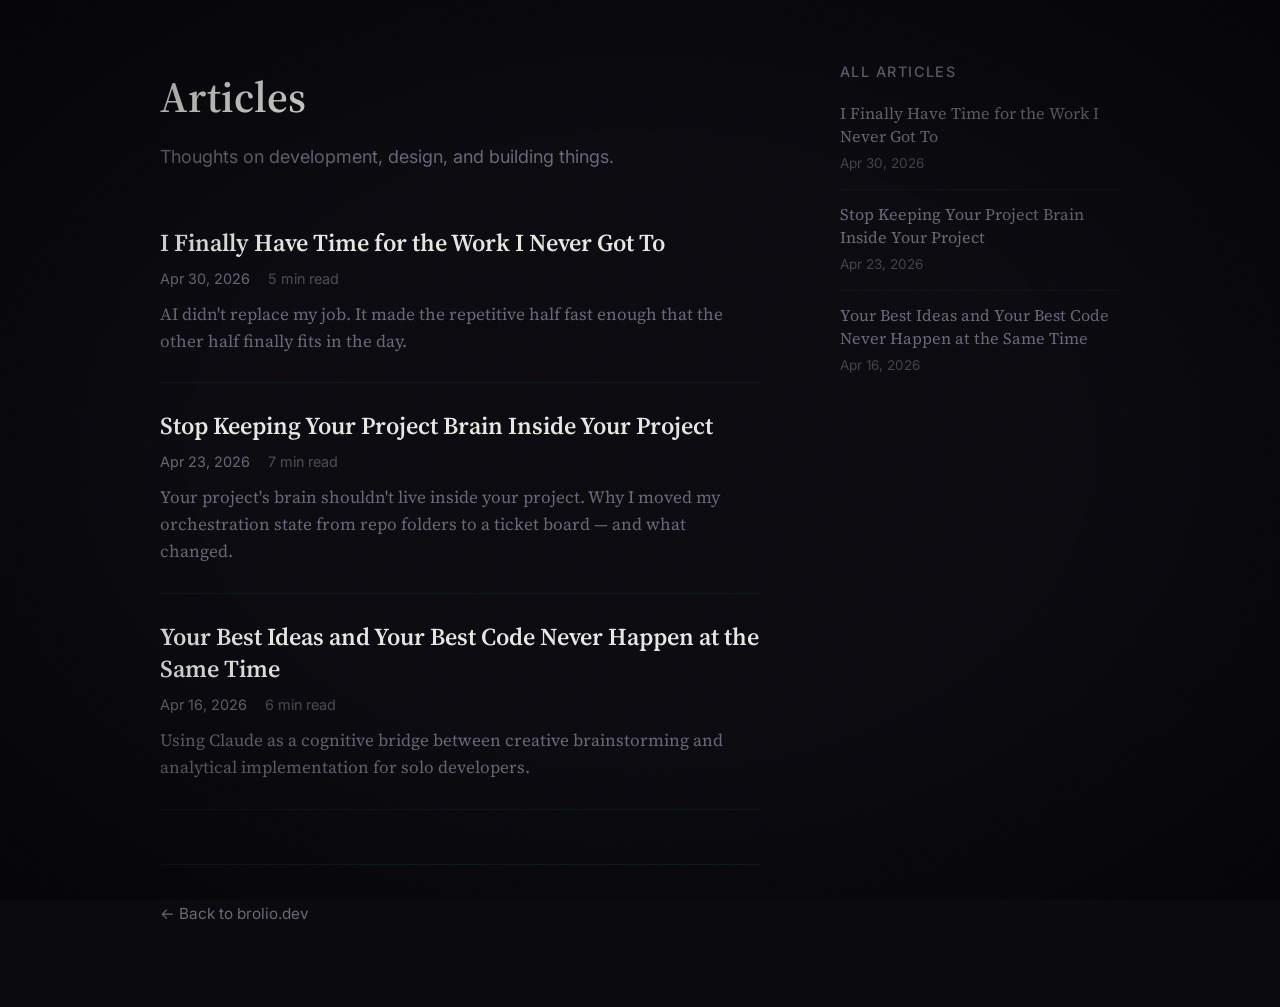
<file: writing/index.html>
<!DOCTYPE html>
<html lang="en">
<head>
  <meta charset="UTF-8">
  <meta name="viewport" content="width=device-width, initial-scale=1.0">
  <meta name="theme-color" content="#0a0a0f">
  <meta name="color-scheme" content="dark">
  <title>Articles | brolio.dev</title>

  <!-- Open Graph -->
  <meta property="og:title" content="Articles | brolio.dev">
  <meta property="og:description" content="Thoughts on development, design, and building things.">
  <meta property="og:type" content="website">
  <meta property="og:url" content="https://brolio.dev/writing/">
  <meta property="og:site_name" content="brolio.dev">
  <meta property="og:image" content="https://brolio.dev/writing/og-image.png">
  <meta property="og:image:width" content="1200">
  <meta property="og:image:height" content="630">
  <meta name="twitter:card" content="summary_large_image">
  <meta name="twitter:title" content="Articles | brolio.dev">
  <meta name="twitter:description" content="Thoughts on development, design, and building things.">
  <meta name="twitter:image" content="https://brolio.dev/writing/og-image.png">

  <!-- Fonts -->
  <link rel="preconnect" href="https://fonts.googleapis.com">
  <link rel="preconnect" href="https://fonts.gstatic.com" crossorigin>
  <link href="https://fonts.googleapis.com/css2?family=Fira+Code:wght@400&family=Inter:wght@400;500&family=Source+Serif+4:ital,wght@0,400;0,600;1,400&display=swap" rel="stylesheet">

  <!-- Styles -->
  <link rel="stylesheet" href="styles.css">

  <!-- Favicon -->
  <link rel="icon" href="data:image/svg+xml,%3Csvg xmlns='http://www.w3.org/2000/svg' viewBox='0 0 100 100'%3E%3Ctext y='.9em' font-size='90' fill='%2364ffda'%3E%7B%7D%3C/text%3E%3C/svg%3E">
</head>
<body>

  <!-- Background Layers -->
  <div class="noise"></div>
  <div class="vignette"></div>

  <!-- Main Layout -->
  <div class="writing-layout">
    <main class="writing-main">
      <header class="writing-section-header">
        <h1>Articles</h1>
        <p>Thoughts on development, design, and building things.</p>
      </header>

      <section class="writing-archive">
        <ul class="writing-archive__list">

          <li class="writing-archive__item">
            <article>
              <h2><a href="/writing/time-for-work-i-never-got-to.html">I Finally Have Time for the Work I Never Got To</a></h2>
              <div class="writing-archive__meta">
                <time datetime="2026-04-30">Apr 30, 2026</time>
                <span class="reading-time">5 min read</span>
              </div>
              <p class="writing-archive__excerpt">AI didn't replace my job. It made the repetitive half fast enough that the other half finally fits in the day.</p>
            </article>
          </li>

          <li class="writing-archive__item">
            <article>
              <h2><a href="/writing/project-brain-outside-repo.html">Stop Keeping Your Project Brain Inside Your Project</a></h2>
              <div class="writing-archive__meta">
                <time datetime="2026-04-23">Apr 23, 2026</time>
                <span class="reading-time">7 min read</span>
              </div>
              <p class="writing-archive__excerpt">Your project's brain shouldn't live inside your project. Why I moved my orchestration state from repo folders to a ticket board — and what changed.</p>
            </article>
          </li>

          <li class="writing-archive__item">
            <article>
              <h2><a href="/writing/solo-dev-cognitive-bridge.html">Your Best Ideas and Your Best Code Never Happen at the Same Time</a></h2>
              <div class="writing-archive__meta">
                <time datetime="2026-04-16">Apr 16, 2026</time>
                <span class="reading-time">6 min read</span>
              </div>
              <p class="writing-archive__excerpt">Using Claude as a cognitive bridge between creative brainstorming and analytical implementation for solo developers.</p>
            </article>
          </li>

        </ul>
      </section>

      <nav class="writing-back">
        <a href="/">← Back to brolio.dev</a>
      </nav>
    </main>

    <aside class="writing-sidebar">
      <nav class="writing-sidebar__nav">
        <h3>All Articles</h3>
        <ul class="writing-sidebar__list">
          <li class="writing-sidebar__item">
            <a href="/writing/time-for-work-i-never-got-to.html">I Finally Have Time for the Work I Never Got To</a>
            <time>Apr 30, 2026</time>
          </li>
          <li class="writing-sidebar__item">
            <a href="/writing/project-brain-outside-repo.html">Stop Keeping Your Project Brain Inside Your Project</a>
            <time>Apr 23, 2026</time>
          </li>
          <li class="writing-sidebar__item">
            <a href="/writing/solo-dev-cognitive-bridge.html">Your Best Ideas and Your Best Code Never Happen at the Same Time</a>
            <time>Apr 16, 2026</time>
          </li>
        </ul>
      </nav>
    </aside>
  </div>

  <script src="writing.js" defer></script>
</body>
</html>
</file>
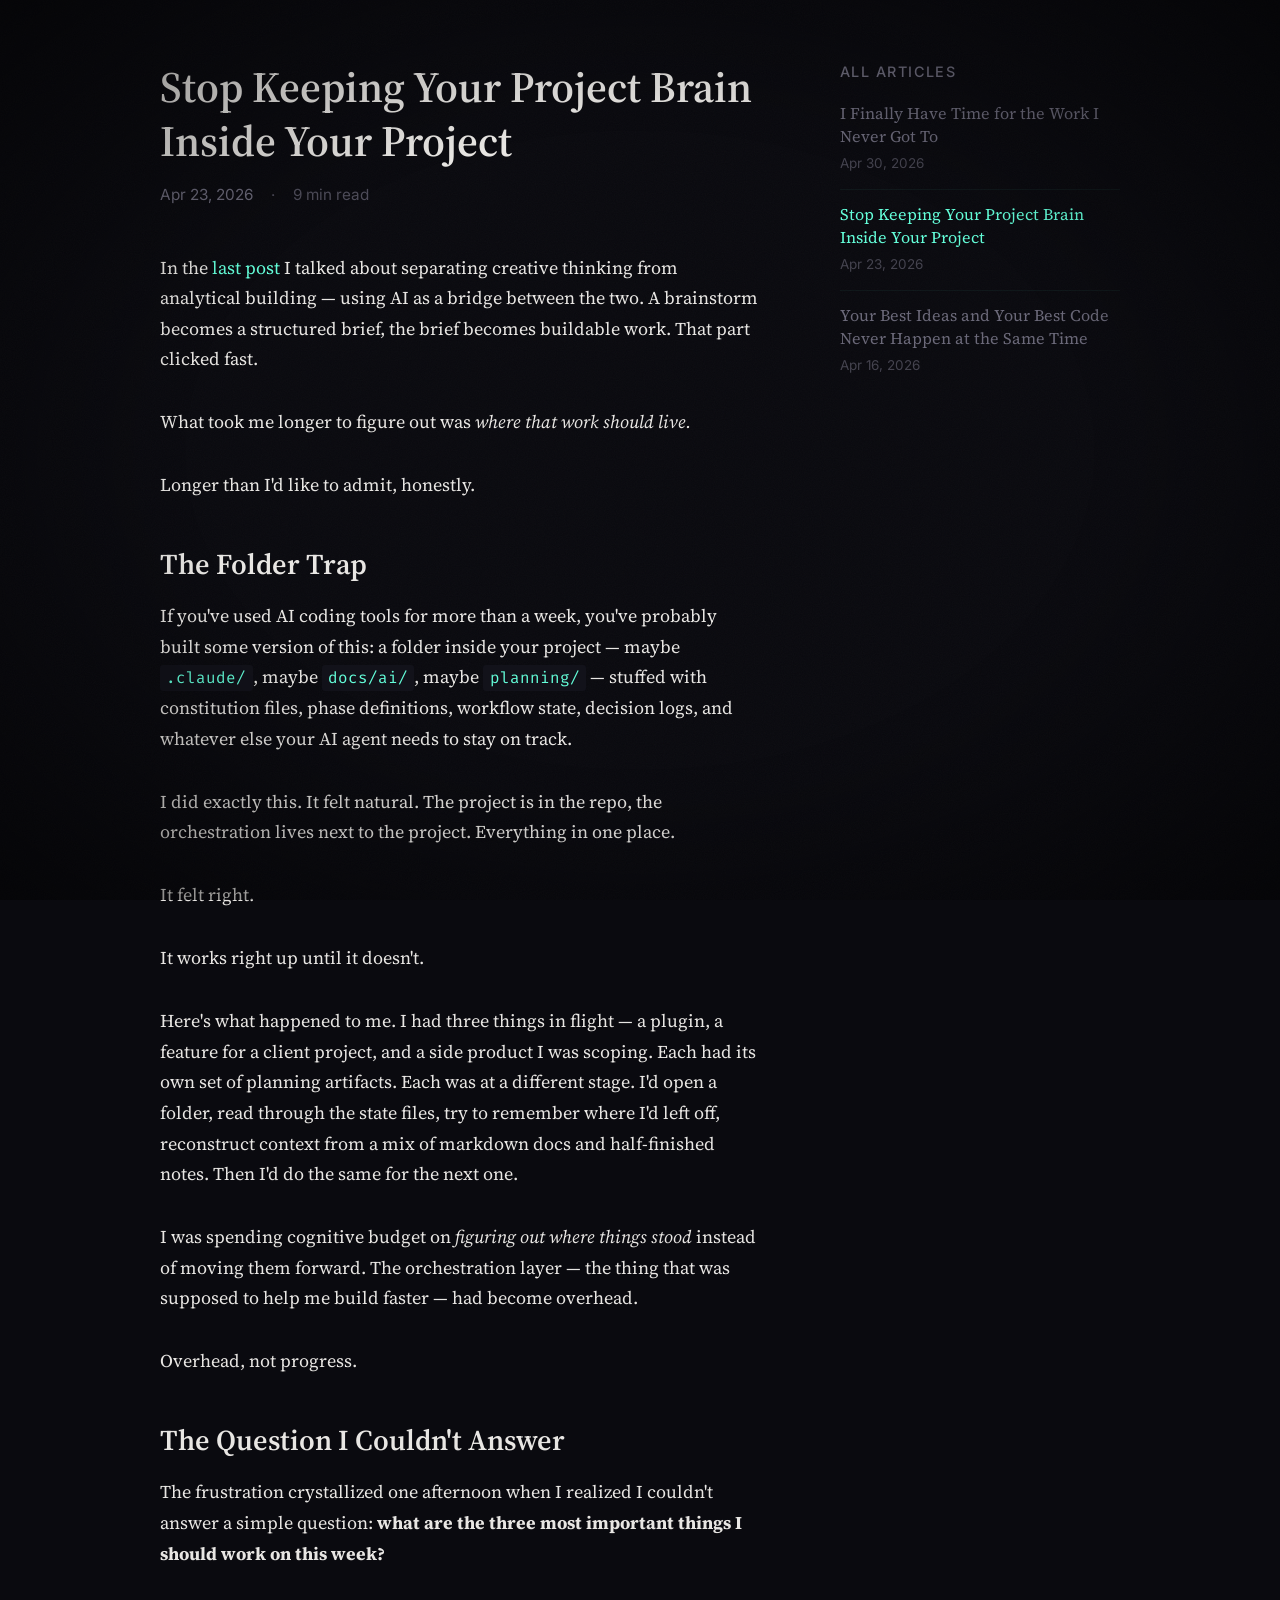
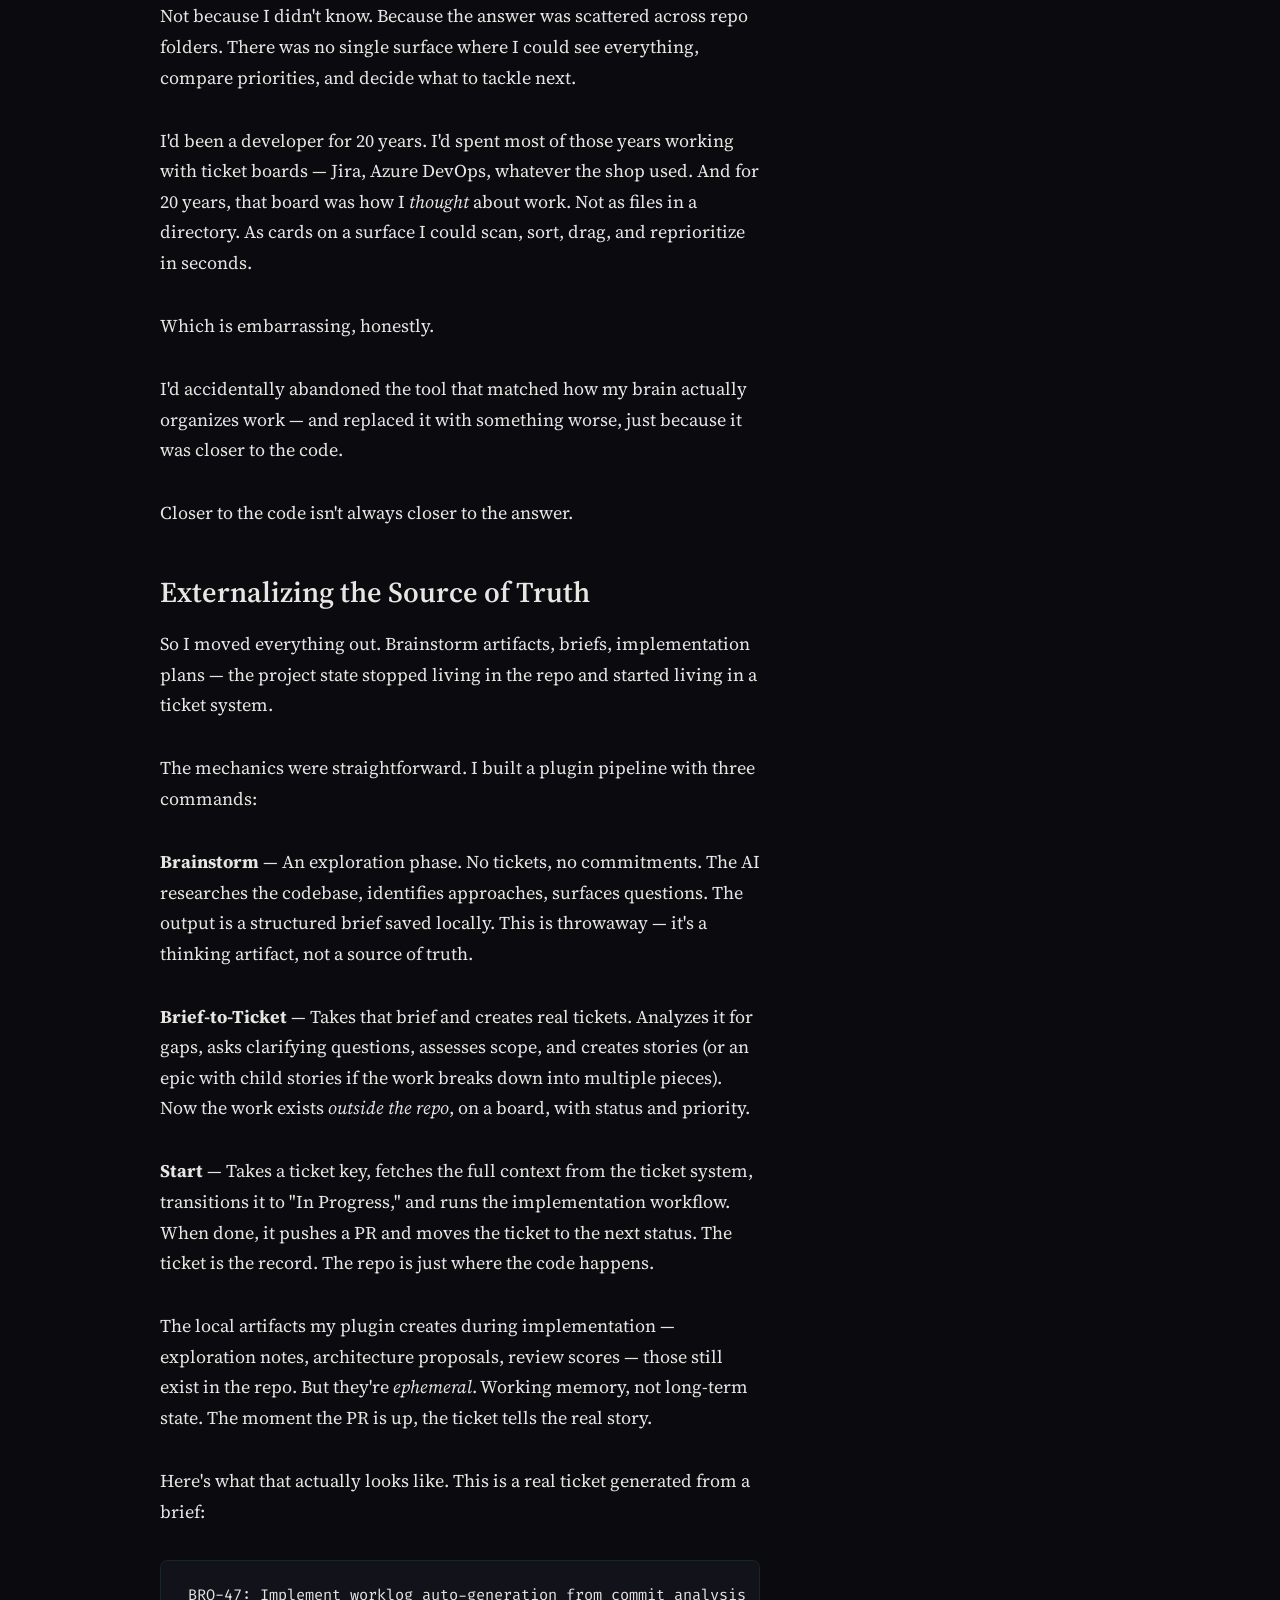
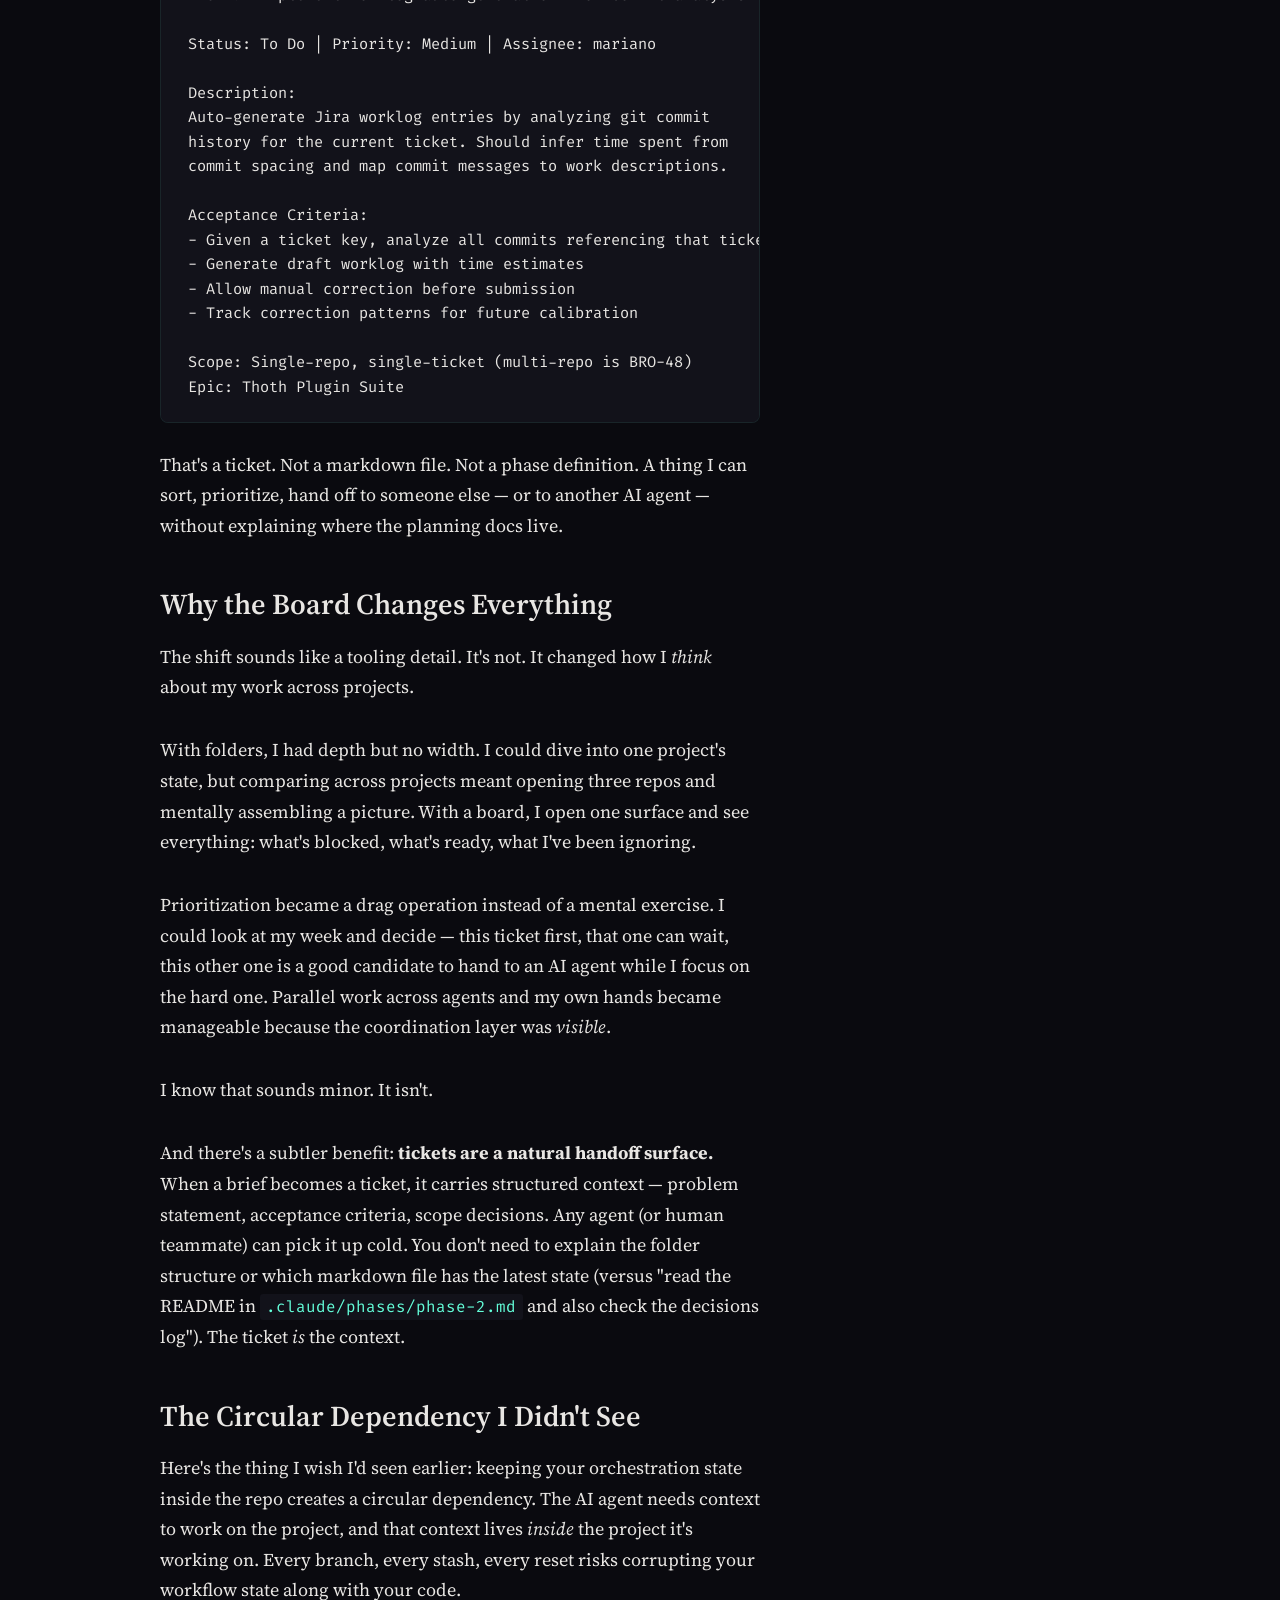
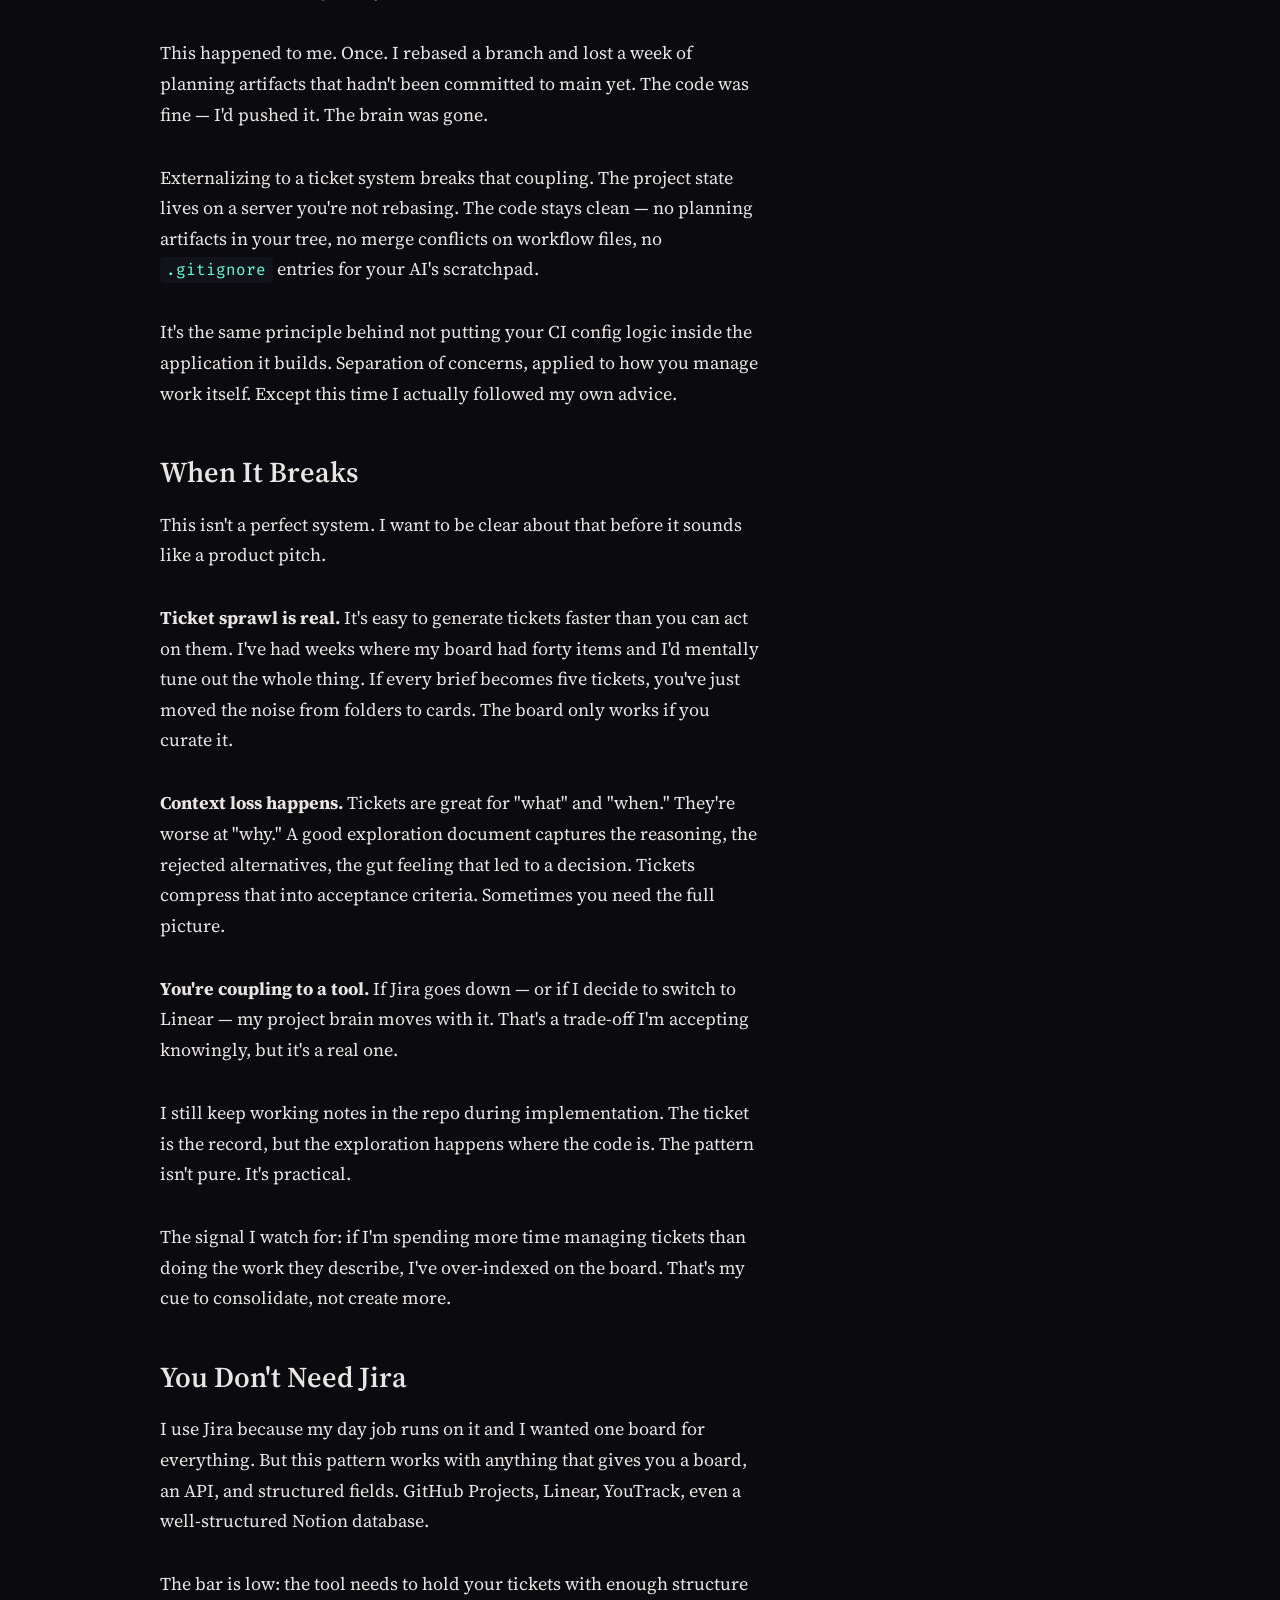
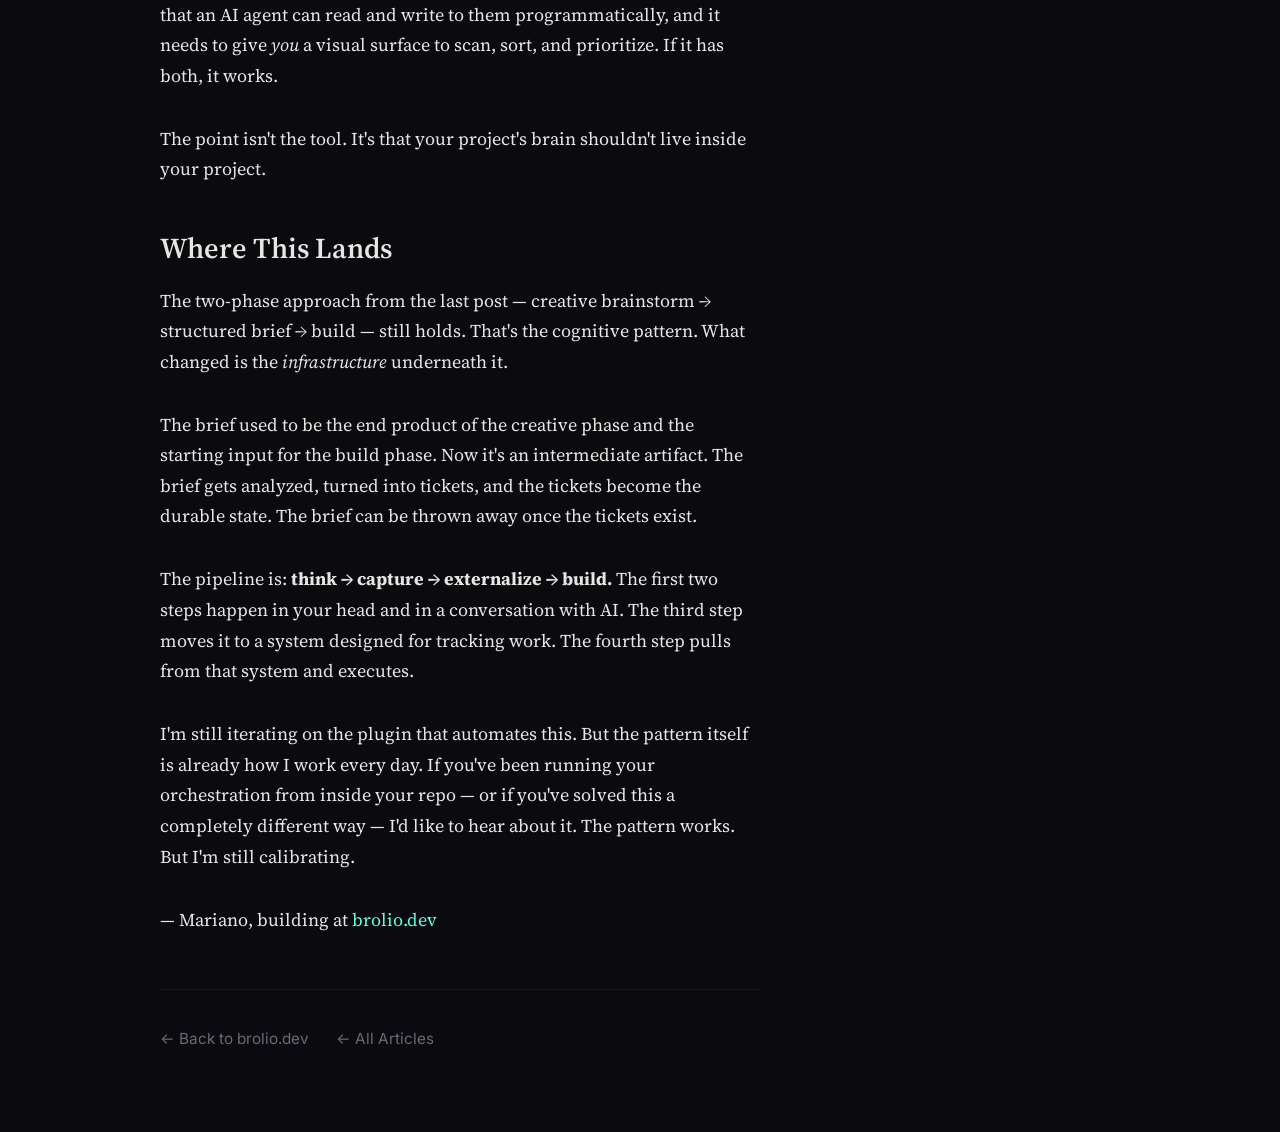
<file: writing/project-brain-outside-repo.html>
<!DOCTYPE html>
<html lang="en">
<head>
  <meta charset="UTF-8">
  <meta name="viewport" content="width=device-width, initial-scale=1.0">
  <meta name="theme-color" content="#0a0a0f">
  <meta name="color-scheme" content="dark">
  <title>Stop Keeping Your Project Brain Inside Your Project | brolio.dev</title>

  <!-- Canonical URL -->
  <link rel="canonical" href="https://brolio.dev/writing/project-brain-outside-repo.html">

  <!-- Open Graph -->
  <!-- Custom OG image SVG exists at project-brain-outside-repo-og-image.svg; export to PNG for social sharing when ready -->
  <meta property="og:title" content="Stop Keeping Your Project Brain Inside Your Project">
  <meta property="og:description" content="Your project's brain shouldn't live inside your project. Why I moved my orchestration state from repo folders to a ticket board — and what changed.">
  <meta property="og:type" content="article">
  <meta property="og:url" content="https://brolio.dev/writing/project-brain-outside-repo.html">
  <meta property="og:site_name" content="brolio.dev">
  <meta property="og:image" content="https://brolio.dev/writing/og-image.png">
  <meta property="og:image:width" content="1200">
  <meta property="og:image:height" content="630">
  <meta name="twitter:card" content="summary_large_image">
  <meta name="twitter:title" content="Stop Keeping Your Project Brain Inside Your Project">
  <meta name="twitter:description" content="Your project's brain shouldn't live inside your project. Why I moved my orchestration state from repo folders to a ticket board — and what changed.">
  <meta name="twitter:image" content="https://brolio.dev/writing/og-image.png">

  <!-- Fonts -->
  <link rel="preconnect" href="https://fonts.googleapis.com">
  <link rel="preconnect" href="https://fonts.gstatic.com" crossorigin>
  <link href="https://fonts.googleapis.com/css2?family=Fira+Code:wght@400&family=Inter:wght@400;500&family=Source+Serif+4:ital,wght@0,400;0,600;1,400&display=swap" rel="stylesheet">

  <!-- Styles -->
  <link rel="stylesheet" href="styles.css">

  <!-- Favicon (same as homepage) -->
  <link rel="icon" href="data:image/svg+xml,%3Csvg xmlns='http://www.w3.org/2000/svg' viewBox='0 0 100 100'%3E%3Ctext y='.9em' font-size='90' fill='%2364ffda'%3E%7B%7D%3C/text%3E%3C/svg%3E">
</head>
<body>

  <!-- Reading Progress Bar -->
  <div class="reading-progress"></div>

  <!-- Background Layers -->
  <div class="noise"></div>
  <div class="vignette"></div>

  <!-- Main Layout -->
  <div class="writing-layout">
    <main class="writing-main">
      <article data-reading-time>
        <header class="writing-article-header">
          <h1>Stop Keeping Your Project Brain Inside Your Project</h1>
          <div class="writing-meta">
            <time datetime="2026-04-23">Apr 23, 2026</time>
            <span class="reading-time"></span>
          </div>
        </header>

        <div class="writing-article-content">

          <p>In the <a href="/writing/solo-dev-cognitive-bridge.html">last post</a> I talked about separating creative thinking from analytical building — using AI as a bridge between the two. A brainstorm becomes a structured brief, the brief becomes buildable work. That part clicked fast.</p>

          <p>What took me longer to figure out was <em>where that work should live.</em></p>

          <p>Longer than I'd like to admit, honestly.</p>

          <h2>The Folder Trap</h2>

          <p>If you've used AI coding tools for more than a week, you've probably built some version of this: a folder inside your project — maybe <code>.claude/</code>, maybe <code>docs/ai/</code>, maybe <code>planning/</code> — stuffed with constitution files, phase definitions, workflow state, decision logs, and whatever else your AI agent needs to stay on track.</p>

          <p>I did exactly this. It felt natural. The project is in the repo, the orchestration lives next to the project. Everything in one place.</p>

          <p>It felt right.</p>

          <p>It works right up until it doesn't.</p>

          <p>Here's what happened to me. I had three things in flight — a plugin, a feature for a client project, and a side product I was scoping. Each had its own set of planning artifacts. Each was at a different stage. I'd open a folder, read through the state files, try to remember where I'd left off, reconstruct context from a mix of markdown docs and half-finished notes. Then I'd do the same for the next one.</p>

          <p>I was spending cognitive budget on <em>figuring out where things stood</em> instead of moving them forward. The orchestration layer — the thing that was supposed to help me build faster — had become overhead.</p>

          <p>Overhead, not progress.</p>

          <h2>The Question I Couldn't Answer</h2>

          <p>The frustration crystallized one afternoon when I realized I couldn't answer a simple question: <strong>what are the three most important things I should work on this week?</strong></p>

          <p>Not because I didn't know. Because the answer was scattered across repo folders. There was no single surface where I could see everything, compare priorities, and decide what to tackle next.</p>

          <p>I'd been a developer for 20 years. I'd spent most of those years working with ticket boards — Jira, Azure DevOps, whatever the shop used. And for 20 years, that board was how I <em>thought</em> about work. Not as files in a directory. As cards on a surface I could scan, sort, drag, and reprioritize in seconds.</p>

          <p>Which is embarrassing, honestly.</p>

          <p>I'd accidentally abandoned the tool that matched how my brain actually organizes work — and replaced it with something worse, just because it was closer to the code.</p>

          <p>Closer to the code isn't always closer to the answer.</p>

          <h2>Externalizing the Source of Truth</h2>

          <p>So I moved everything out. Brainstorm artifacts, briefs, implementation plans — the project state stopped living in the repo and started living in a ticket system.</p>

          <p>The mechanics were straightforward. I built a plugin pipeline with three commands:</p>

          <p><strong>Brainstorm</strong> — An exploration phase. No tickets, no commitments. The AI researches the codebase, identifies approaches, surfaces questions. The output is a structured brief saved locally. This is throwaway — it's a thinking artifact, not a source of truth.</p>

          <p><strong>Brief-to-Ticket</strong> — Takes that brief and creates real tickets. Analyzes it for gaps, asks clarifying questions, assesses scope, and creates stories (or an epic with child stories if the work breaks down into multiple pieces). Now the work exists <em>outside the repo</em>, on a board, with status and priority.</p>

          <p><strong>Start</strong> — Takes a ticket key, fetches the full context from the ticket system, transitions it to "In Progress," and runs the implementation workflow. When done, it pushes a PR and moves the ticket to the next status. The ticket is the record. The repo is just where the code happens.</p>

          <p>The local artifacts my plugin creates during implementation — exploration notes, architecture proposals, review scores — those still exist in the repo. But they're <em>ephemeral</em>. Working memory, not long-term state. The moment the PR is up, the ticket tells the real story.</p>

          <p>Here's what that actually looks like. This is a real ticket generated from a brief:</p>

          <pre><code>BRO-47: Implement worklog auto-generation from commit analysis

Status: To Do | Priority: Medium | Assignee: mariano

Description:
Auto-generate Jira worklog entries by analyzing git commit 
history for the current ticket. Should infer time spent from 
commit spacing and map commit messages to work descriptions.

Acceptance Criteria:
- Given a ticket key, analyze all commits referencing that ticket
- Generate draft worklog with time estimates
- Allow manual correction before submission
- Track correction patterns for future calibration

Scope: Single-repo, single-ticket (multi-repo is BRO-48)
Epic: Thoth Plugin Suite</code></pre>

          <p>That's a ticket. Not a markdown file. Not a phase definition. A thing I can sort, prioritize, hand off to someone else — or to another AI agent — without explaining where the planning docs live.</p>

          <h2>Why the Board Changes Everything</h2>

          <p>The shift sounds like a tooling detail. It's not. It changed how I <em>think</em> about my work across projects.</p>

          <p>With folders, I had depth but no width. I could dive into one project's state, but comparing across projects meant opening three repos and mentally assembling a picture. With a board, I open one surface and see everything: what's blocked, what's ready, what I've been ignoring.</p>

          <p>Prioritization became a drag operation instead of a mental exercise. I could look at my week and decide — this ticket first, that one can wait, this other one is a good candidate to hand to an AI agent while I focus on the hard one. Parallel work across agents and my own hands became manageable because the coordination layer was <em>visible</em>.</p>

          <p>I know that sounds minor. It isn't.</p>

          <p>And there's a subtler benefit: <strong>tickets are a natural handoff surface.</strong> When a brief becomes a ticket, it carries structured context — problem statement, acceptance criteria, scope decisions. Any agent (or human teammate) can pick it up cold. You don't need to explain the folder structure or which markdown file has the latest state (versus "read the README in <code>.claude/phases/phase-2.md</code> and also check the decisions log"). The ticket <em>is</em> the context.</p>

          <h2>The Circular Dependency I Didn't See</h2>

          <p>Here's the thing I wish I'd seen earlier: keeping your orchestration state inside the repo creates a circular dependency. The AI agent needs context to work on the project, and that context lives <em>inside</em> the project it's working on. Every branch, every stash, every reset risks corrupting your workflow state along with your code.</p>

          <p>This happened to me. Once. I rebased a branch and lost a week of planning artifacts that hadn't been committed to main yet. The code was fine — I'd pushed it. The brain was gone.</p>

          <p>Externalizing to a ticket system breaks that coupling. The project state lives on a server you're not rebasing. The code stays clean — no planning artifacts in your tree, no merge conflicts on workflow files, no <code>.gitignore</code> entries for your AI's scratchpad.</p>

          <p>It's the same principle behind not putting your CI config logic inside the application it builds. Separation of concerns, applied to how you manage work itself. Except this time I actually followed my own advice.</p>

          <h2>When It Breaks</h2>

          <p>This isn't a perfect system. I want to be clear about that before it sounds like a product pitch.</p>

          <p><strong>Ticket sprawl is real.</strong> It's easy to generate tickets faster than you can act on them. I've had weeks where my board had forty items and I'd mentally tune out the whole thing. If every brief becomes five tickets, you've just moved the noise from folders to cards. The board only works if you curate it.</p>

          <p><strong>Context loss happens.</strong> Tickets are great for "what" and "when." They're worse at "why." A good exploration document captures the reasoning, the rejected alternatives, the gut feeling that led to a decision. Tickets compress that into acceptance criteria. Sometimes you need the full picture.</p>

          <p><strong>You're coupling to a tool.</strong> If Jira goes down — or if I decide to switch to Linear — my project brain moves with it. That's a trade-off I'm accepting knowingly, but it's a real one.</p>

          <p>I still keep working notes in the repo during implementation. The ticket is the record, but the exploration happens where the code is. The pattern isn't pure. It's practical.</p>

          <p>The signal I watch for: if I'm spending more time managing tickets than doing the work they describe, I've over-indexed on the board. That's my cue to consolidate, not create more.</p>

          <h2>You Don't Need Jira</h2>

          <p>I use Jira because my day job runs on it and I wanted one board for everything. But this pattern works with anything that gives you a board, an API, and structured fields. GitHub Projects, Linear, YouTrack, even a well-structured Notion database.</p>

          <p>The bar is low: the tool needs to hold your tickets with enough structure that an AI agent can read and write to them programmatically, and it needs to give <em>you</em> a visual surface to scan, sort, and prioritize. If it has both, it works.</p>

          <p>The point isn't the tool. It's that your project's brain shouldn't live inside your project.</p>

          <h2>Where This Lands</h2>

          <p>The two-phase approach from the last post — creative brainstorm → structured brief → build — still holds. That's the cognitive pattern. What changed is the <em>infrastructure</em> underneath it.</p>

          <p>The brief used to be the end product of the creative phase and the starting input for the build phase. Now it's an intermediate artifact. The brief gets analyzed, turned into tickets, and the tickets become the durable state. The brief can be thrown away once the tickets exist.</p>

          <p>The pipeline is: <strong>think → capture → externalize → build.</strong> The first two steps happen in your head and in a conversation with AI. The third step moves it to a system designed for tracking work. The fourth step pulls from that system and executes.</p>

          <p>I'm still iterating on the plugin that automates this. But the pattern itself is already how I work every day. If you've been running your orchestration from inside your repo — or if you've solved this a completely different way — I'd like to hear about it. The pattern works. But I'm still calibrating.</p>

          <p class="article-signature">— Mariano, building at <a href="https://brolio.dev">brolio.dev</a></p>
        </div>
      </article>

      <nav class="writing-back">
        <a href="/">← Back to brolio.dev</a>
        <a href="/writing/">← All Articles</a>
      </nav>
    </main>

    <aside class="writing-sidebar">
      <nav class="writing-sidebar__nav">
        <h3>All Articles</h3>
        <ul class="writing-sidebar__list">
          <li class="writing-sidebar__item">
            <a href="/writing/time-for-work-i-never-got-to.html">I Finally Have Time for the Work I Never Got To</a>
            <time>Apr 30, 2026</time>
          </li>
          <li class="writing-sidebar__item writing-sidebar__item--current">
            <a href="/writing/project-brain-outside-repo.html">Stop Keeping Your Project Brain Inside Your Project</a>
            <time>Apr 23, 2026</time>
          </li>
          <li class="writing-sidebar__item">
            <a href="/writing/solo-dev-cognitive-bridge.html">Your Best Ideas and Your Best Code Never Happen at the Same Time</a>
            <time>Apr 16, 2026</time>
          </li>
        </ul>
      </nav>
    </aside>
  </div>

  <script src="writing.js" defer></script>
</body>
</html>
</file>
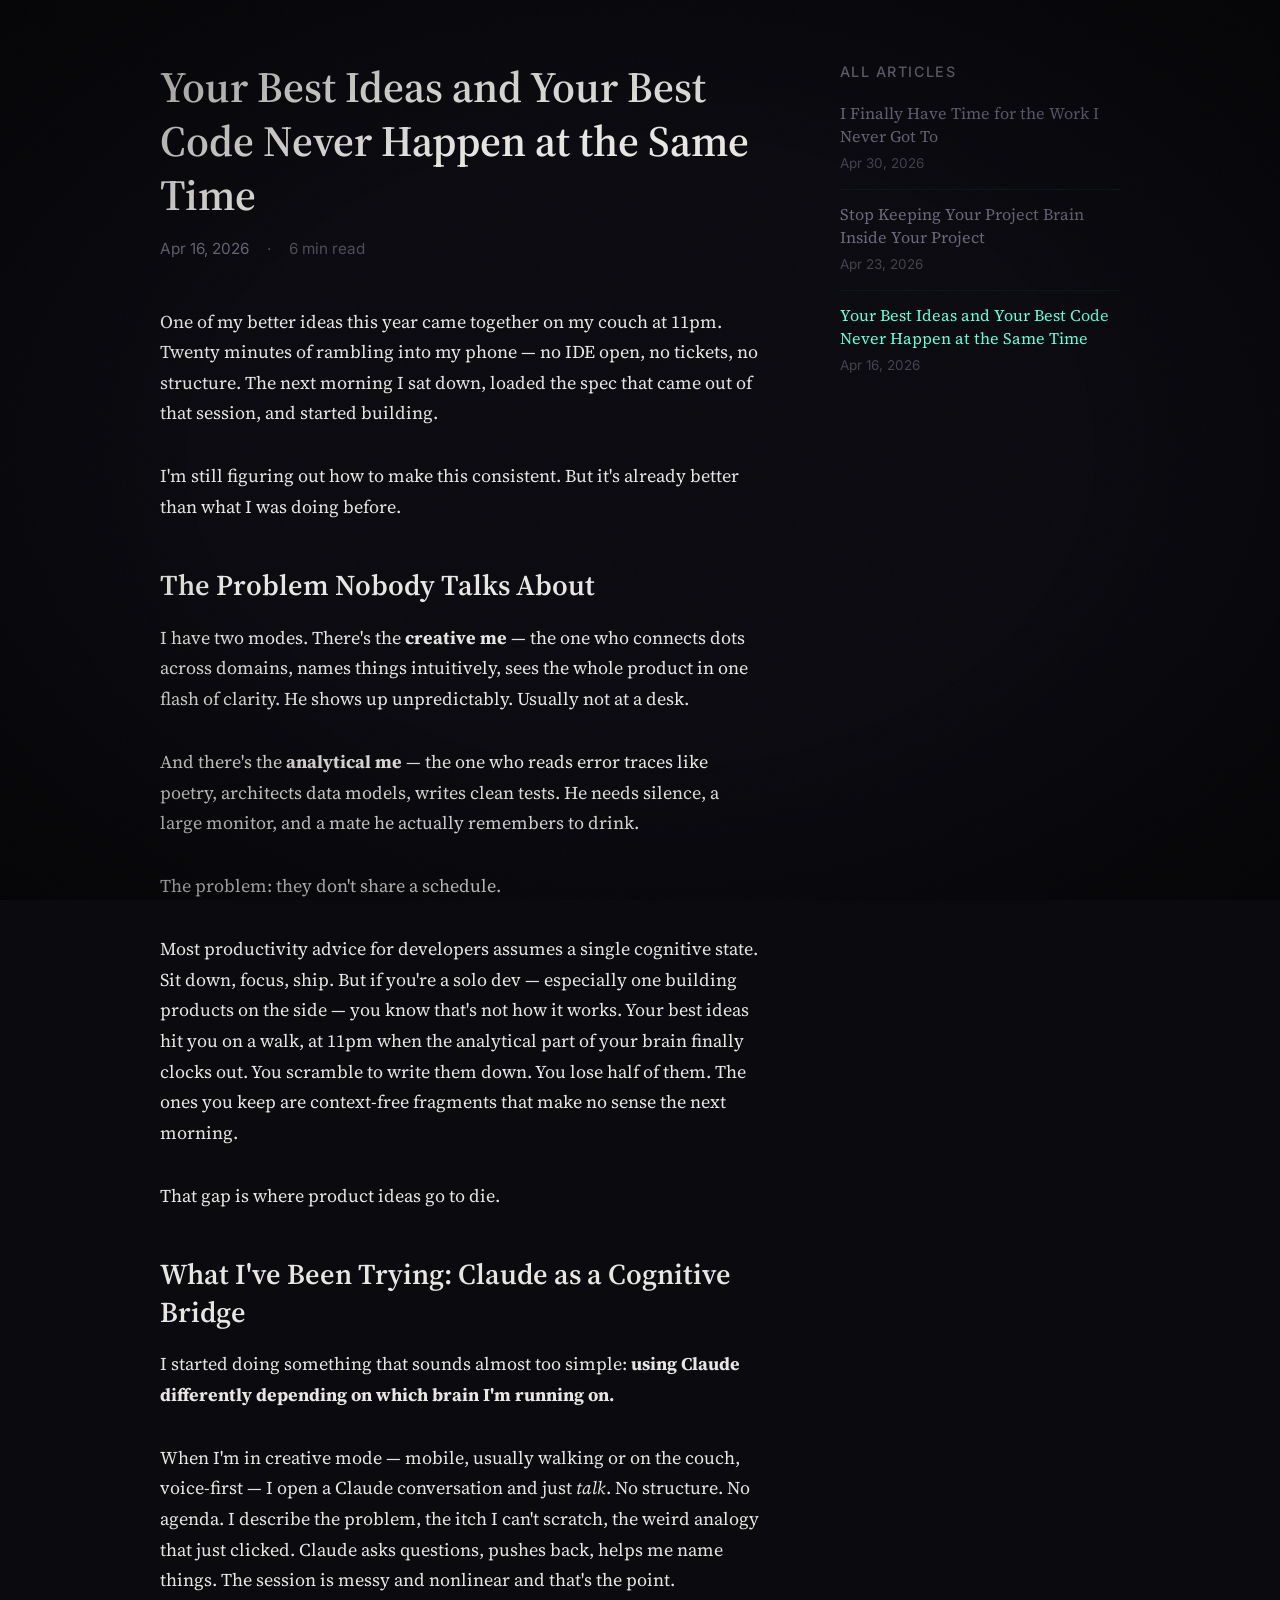
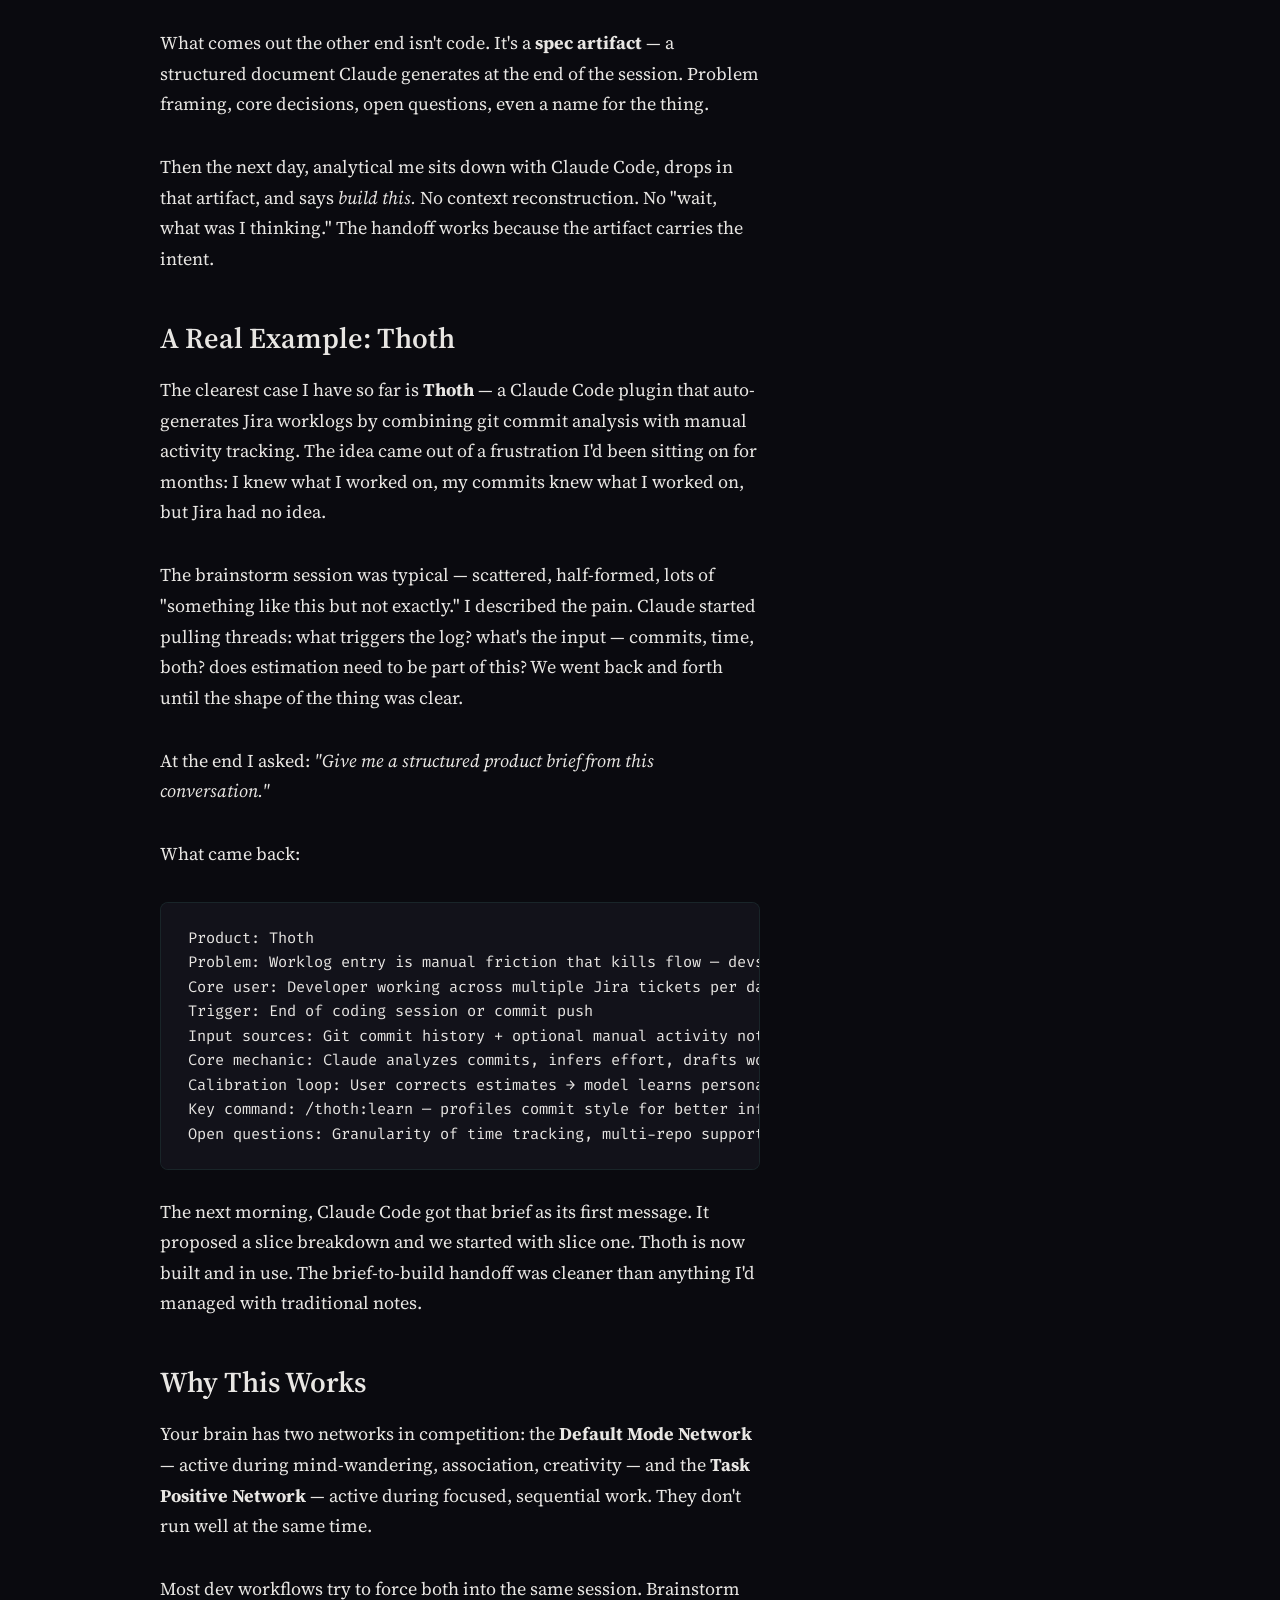
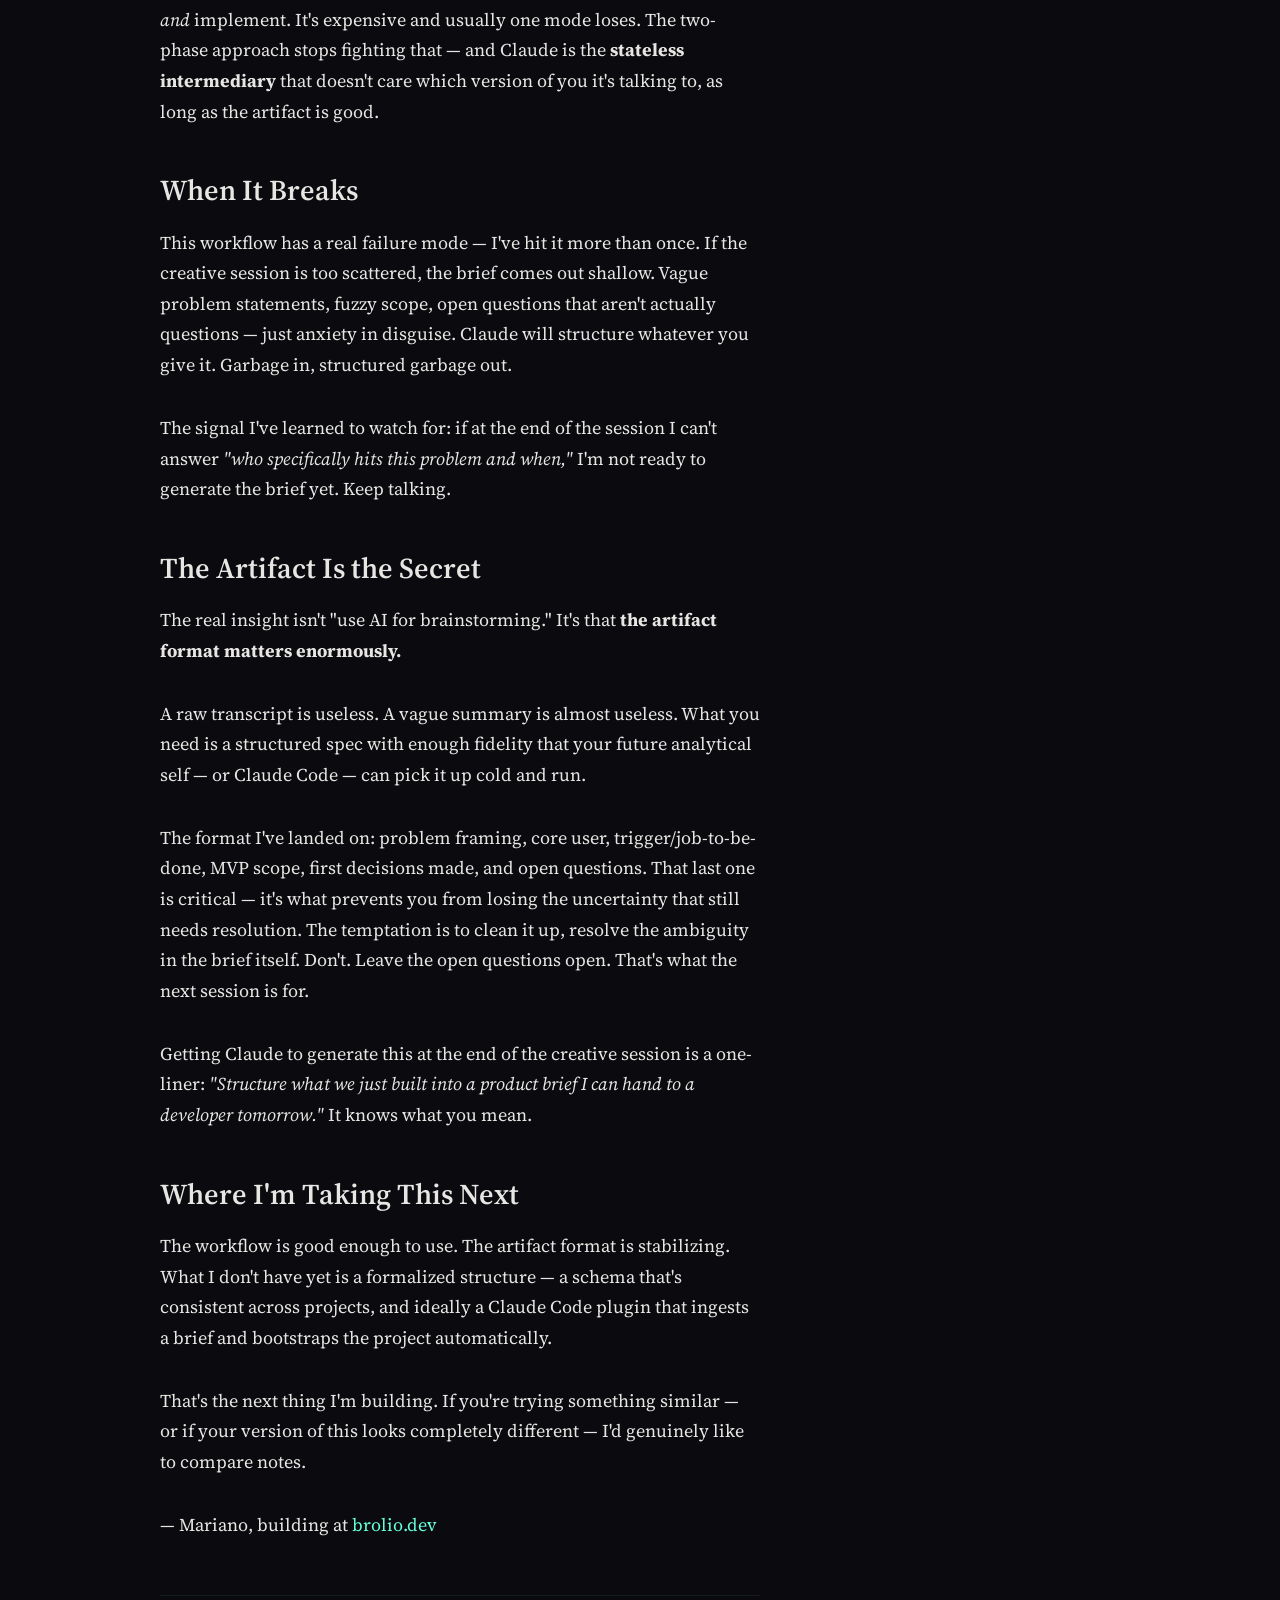
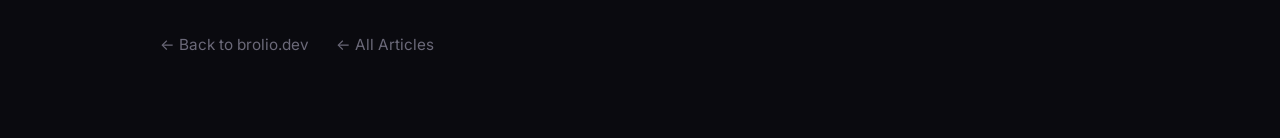
<file: writing/solo-dev-cognitive-bridge.html>
<!DOCTYPE html>
<html lang="en">
<head>
  <meta charset="UTF-8">
  <meta name="viewport" content="width=device-width, initial-scale=1.0">
  <meta name="theme-color" content="#0a0a0f">
  <meta name="color-scheme" content="dark">
  <title>Your Best Ideas and Your Best Code Never Happen at the Same Time | brolio.dev</title>
  
  <!-- Canonical URL -->
  <link rel="canonical" href="https://brolio.dev/writing/solo-dev-cognitive-bridge.html">
  
  <!-- OG Cards -->
  <meta property="og:title" content="Your Best Ideas and Your Best Code Never Happen at the Same Time">
  <meta property="og:description" content="Using Claude as a cognitive bridge between creative brainstorming and analytical implementation for solo developers.">
  <meta property="og:type" content="article">
  <meta property="og:url" content="https://brolio.dev/writing/solo-dev-cognitive-bridge.html">
  <meta property="og:site_name" content="brolio.dev">
  <meta property="og:image" content="https://brolio.dev/writing/og-image.png">
  <meta property="og:image:width" content="1200">
  <meta property="og:image:height" content="630">
  <meta name="twitter:card" content="summary_large_image">
  <meta name="twitter:title" content="Your Best Ideas and Your Best Code Never Happen at the Same Time">
  <meta name="twitter:description" content="Using Claude as a cognitive bridge between creative brainstorming and analytical implementation for solo developers.">
  <meta name="twitter:image" content="https://brolio.dev/writing/og-image.png">
  
  <!-- Favicon -->
  <link rel="icon" href="data:image/svg+xml,%3Csvg xmlns='http://www.w3.org/2000/svg' viewBox='0 0 100 100'%3E%3Ctext y='.9em' font-size='90' fill='%2364ffda'%3E%7B%7D%3C/text%3E%3C/svg%3E">
  
  <!-- Fonts -->
  <link rel="preconnect" href="https://fonts.googleapis.com">
  <link rel="preconnect" href="https://fonts.gstatic.com" crossorigin>
  <link href="https://fonts.googleapis.com/css2?family=Inter:wght@400;500&family=Source+Serif+4:ital,wght@0,400;0,600;1,400&family=Fira+Code&display=swap" rel="stylesheet">
  
  <!-- Styles -->
  <link rel="stylesheet" href="styles.css">
</head>
<body>
  <div class="reading-progress"></div>
  
  <div class="noise"></div>
  <div class="vignette"></div>
  
  <div class="writing-layout">
    <main class="writing-main">
      <article data-reading-time>
        <header class="writing-article-header">
          <h1>Your Best Ideas and Your Best Code Never Happen at the Same Time</h1>
          <div class="writing-meta">
            <time datetime="2026-04-16">Apr 16, 2026</time>
            <span class="reading-time">6 min read</span>
          </div>
        </header>
        
        <div class="writing-article-content">
          <p>One of my better ideas this year came together on my couch at 11pm. Twenty minutes of rambling into my phone — no IDE open, no tickets, no structure. The next morning I sat down, loaded the spec that came out of that session, and started building.</p>
          
          <p>I'm still figuring out how to make this consistent. But it's already better than what I was doing before.</p>
          
          <h2>The Problem Nobody Talks About</h2>
          
          <p>I have two modes. There's the <strong>creative me</strong> — the one who connects dots across domains, names things intuitively, sees the whole product in one flash of clarity. He shows up unpredictably. Usually not at a desk.</p>
          
          <p>And there's the <strong>analytical me</strong> — the one who reads error traces like poetry, architects data models, writes clean tests. He needs silence, a large monitor, and a mate he actually remembers to drink.</p>
          
          <p>The problem: they don't share a schedule.</p>
          
          <p>Most productivity advice for developers assumes a single cognitive state. Sit down, focus, ship. But if you're a solo dev — especially one building products on the side — you know that's not how it works. Your best ideas hit you on a walk, at 11pm when the analytical part of your brain finally clocks out. You scramble to write them down. You lose half of them. The ones you keep are context-free fragments that make no sense the next morning.</p>
          
          <p>That gap is where product ideas go to die.</p>
          
          <h2>What I've Been Trying: Claude as a Cognitive Bridge</h2>
          
          <p>I started doing something that sounds almost too simple: <strong>using Claude differently depending on which brain I'm running on.</strong></p>
          
          <p>When I'm in creative mode — mobile, usually walking or on the couch, voice-first — I open a Claude conversation and just <em>talk</em>. No structure. No agenda. I describe the problem, the itch I can't scratch, the weird analogy that just clicked. Claude asks questions, pushes back, helps me name things. The session is messy and nonlinear and that's the point.</p>
          
          <p>What comes out the other end isn't code. It's a <strong>spec artifact</strong> — a structured document Claude generates at the end of the session. Problem framing, core decisions, open questions, even a name for the thing.</p>
          
          <p>Then the next day, analytical me sits down with Claude Code, drops in that artifact, and says <em>build this.</em> No context reconstruction. No "wait, what was I thinking." The handoff works because the artifact carries the intent.</p>
          
          <h2>A Real Example: Thoth</h2>
          
          <p>The clearest case I have so far is <strong>Thoth</strong> — a Claude Code plugin that auto-generates Jira worklogs by combining git commit analysis with manual activity tracking. The idea came out of a frustration I'd been sitting on for months: I knew what I worked on, my commits knew what I worked on, but Jira had no idea.</p>
          
          <p>The brainstorm session was typical — scattered, half-formed, lots of "something like this but not exactly." I described the pain. Claude started pulling threads: what triggers the log? what's the input — commits, time, both? does estimation need to be part of this? We went back and forth until the shape of the thing was clear.</p>
          
          <p>At the end I asked: <em>"Give me a structured product brief from this conversation."</em></p>
          
          <p>What came back:</p>
          
          <pre><code>Product: Thoth
Problem: Worklog entry is manual friction that kills flow — devs skip it
Core user: Developer working across multiple Jira tickets per day
Trigger: End of coding session or commit push
Input sources: Git commit history + optional manual activity notes
Core mechanic: Claude analyzes commits, infers effort, drafts worklog entries
Calibration loop: User corrects estimates → model learns personal patterns
Key command: /thoth:learn — profiles commit style for better inference
Open questions: Granularity of time tracking, multi-repo support</code></pre>
          
          <p>The next morning, Claude Code got that brief as its first message. It proposed a slice breakdown and we started with slice one. Thoth is now built and in use. The brief-to-build handoff was cleaner than anything I'd managed with traditional notes.</p>
          
          <h2>Why This Works</h2>
          
          <p>Your brain has two networks in competition: the <strong>Default Mode Network</strong> — active during mind-wandering, association, creativity — and the <strong>Task Positive Network</strong> — active during focused, sequential work. They don't run well at the same time.</p>
          
          <p>Most dev workflows try to force both into the same session. Brainstorm <em>and</em> implement. It's expensive and usually one mode loses. The two-phase approach stops fighting that — and Claude is the <strong>stateless intermediary</strong> that doesn't care which version of you it's talking to, as long as the artifact is good.</p>
          
          <h2>When It Breaks</h2>
          
          <p>This workflow has a real failure mode — I've hit it more than once. If the creative session is too scattered, the brief comes out shallow. Vague problem statements, fuzzy scope, open questions that aren't actually questions — just anxiety in disguise. Claude will structure whatever you give it. Garbage in, structured garbage out.</p>
          
          <p>The signal I've learned to watch for: if at the end of the session I can't answer <em>"who specifically hits this problem and when,"</em> I'm not ready to generate the brief yet. Keep talking.</p>
          
          <h2>The Artifact Is the Secret</h2>
          
          <p>The real insight isn't "use AI for brainstorming." It's that <strong>the artifact format matters enormously.</strong></p>
          
          <p>A raw transcript is useless. A vague summary is almost useless. What you need is a structured spec with enough fidelity that your future analytical self — or Claude Code — can pick it up cold and run.</p>
          
          <p>The format I've landed on: problem framing, core user, trigger/job-to-be-done, MVP scope, first decisions made, and open questions. That last one is critical — it's what prevents you from losing the uncertainty that still needs resolution. The temptation is to clean it up, resolve the ambiguity in the brief itself. Don't. Leave the open questions open. That's what the next session is for.</p>
          
          <p>Getting Claude to generate this at the end of the creative session is a one-liner: <em>"Structure what we just built into a product brief I can hand to a developer tomorrow."</em> It knows what you mean.</p>
          
          <h2>Where I'm Taking This Next</h2>
          
          <p>The workflow is good enough to use. The artifact format is stabilizing. What I don't have yet is a formalized structure — a schema that's consistent across projects, and ideally a Claude Code plugin that ingests a brief and bootstraps the project automatically.</p>
          
          <p>That's the next thing I'm building. If you're trying something similar — or if your version of this looks completely different — I'd genuinely like to compare notes.</p>
          
          <p class="article-signature">— Mariano, building at <a href="https://brolio.dev">brolio.dev</a></p>
        </div>
      </article>
      
      <nav class="writing-back">
        <a href="/">← Back to brolio.dev</a>
        <a href="/writing/">← All Articles</a>
      </nav>
    </main>
    
    <aside class="writing-sidebar">
      <nav class="writing-sidebar__nav">
        <h3>All Articles</h3>
        <ul class="writing-sidebar__list">
          <li class="writing-sidebar__item">
            <a href="/writing/time-for-work-i-never-got-to.html">I Finally Have Time for the Work I Never Got To</a>
            <time>Apr 30, 2026</time>
          </li>
          <li class="writing-sidebar__item">
            <a href="/writing/project-brain-outside-repo.html">Stop Keeping Your Project Brain Inside Your Project</a>
            <time>Apr 23, 2026</time>
          </li>
          <li class="writing-sidebar__item writing-sidebar__item--current">
            <a href="/writing/solo-dev-cognitive-bridge.html">Your Best Ideas and Your Best Code Never Happen at the Same Time</a>
            <time>Apr 16, 2026</time>
          </li>
        </ul>
      </nav>
    </aside>
  </div>
  
  <script src="writing.js" defer></script>
</body>
</html>
</file>
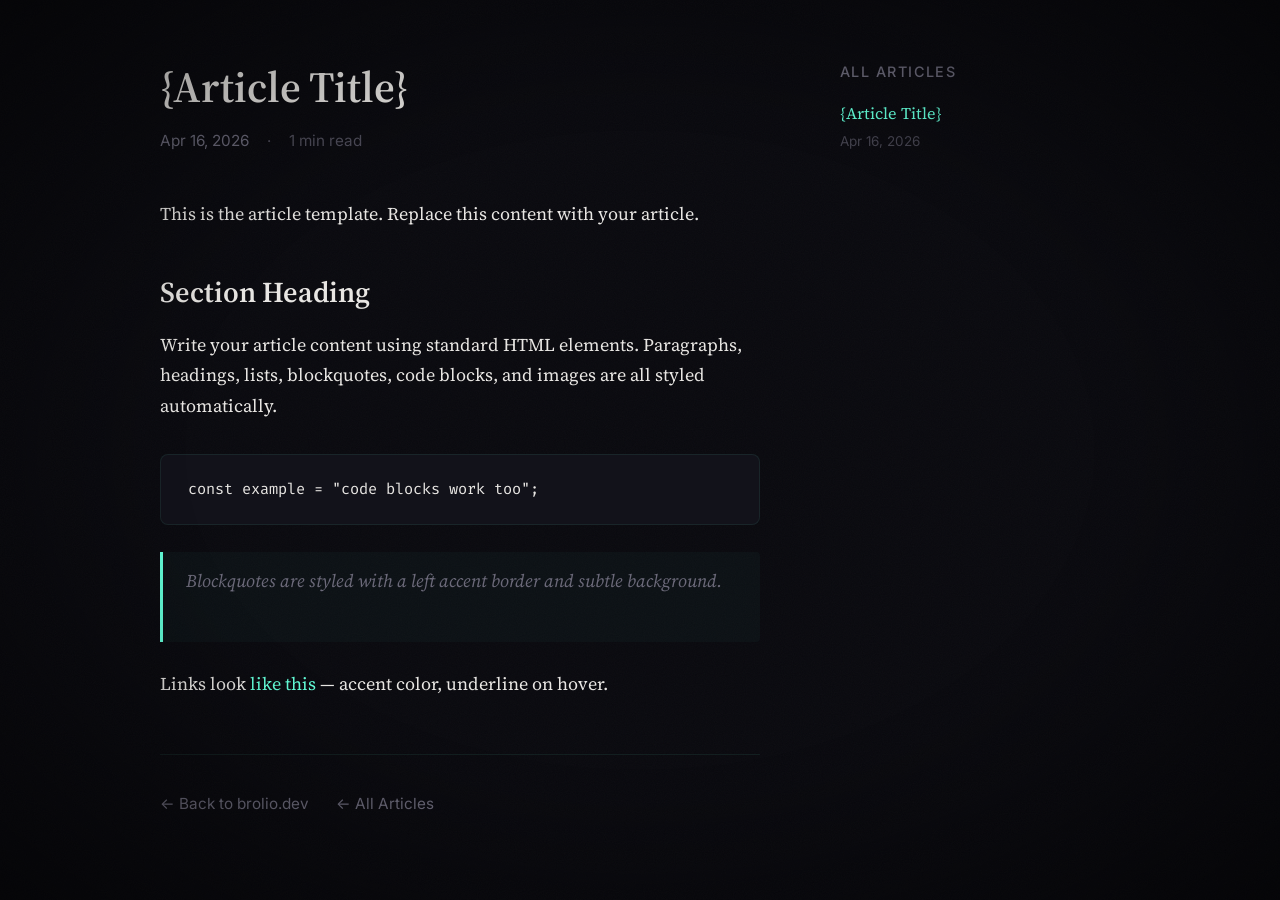
<file: writing/template.html>
<!DOCTYPE html>
<html lang="en">
<head>
  <meta charset="UTF-8">
  <meta name="viewport" content="width=device-width, initial-scale=1.0">
  <meta name="theme-color" content="#0a0a0f">
  <meta name="color-scheme" content="dark">
  <title>{Article Title} | brolio.dev</title>

  <!-- Open Graph -->
  <meta property="og:title" content="{Article Title}">
  <meta property="og:description" content="{Excerpt ~150 chars}">
  <meta property="og:type" content="article">
  <meta property="og:url" content="https://brolio.dev/writing/{slug}.html">
  <meta property="og:site_name" content="brolio.dev">
  <meta property="og:image" content="https://brolio.dev/writing/og-image.png">
  <meta property="og:image:width" content="1200">
  <meta property="og:image:height" content="630">
  <meta name="twitter:card" content="summary_large_image">
  <meta name="twitter:title" content="{Article Title}">
  <meta name="twitter:description" content="{Excerpt ~150 chars}">
  <meta name="twitter:image" content="https://brolio.dev/writing/og-image.png">

  <!-- Fonts -->
  <link rel="preconnect" href="https://fonts.googleapis.com">
  <link rel="preconnect" href="https://fonts.gstatic.com" crossorigin>
  <link href="https://fonts.googleapis.com/css2?family=Fira+Code:wght@400&family=Inter:wght@400;500&family=Source+Serif+4:ital,wght@0,400;0,600;1,400&display=swap" rel="stylesheet">

  <!-- Styles -->
  <link rel="stylesheet" href="styles.css">

  <!-- Favicon (same as homepage) -->
  <link rel="icon" href="data:image/svg+xml,%3Csvg xmlns='http://www.w3.org/2000/svg' viewBox='0 0 100 100'%3E%3Ctext y='.9em' font-size='90' fill='%2364ffda'%3E%7B%7D%3C/text%3E%3C/svg%3E">
</head>
<body>

  <!-- Reading Progress Bar -->
  <div class="reading-progress"></div>

  <!-- Background Layers -->
  <div class="noise"></div>
  <div class="vignette"></div>

  <!-- Main Layout -->
  <div class="writing-layout">
    <main class="writing-main">
      <article data-reading-time>
        <header class="writing-article-header">
          <h1>{Article Title}</h1>
          <div class="writing-meta">
            <time datetime="2026-04-16">Apr 16, 2026</time>
            <span class="reading-time"></span>
          </div>
        </header>

        <div class="writing-article-content">
          <!-- Article body goes here -->

          <p>This is the article template. Replace this content with your article.</p>

          <h2>Section Heading</h2>

          <p>Write your article content using standard HTML elements. Paragraphs, headings, lists, blockquotes, code blocks, and images are all styled automatically.</p>

          <pre><code>const example = "code blocks work too";</code></pre>

          <blockquote>
            <p>Blockquotes are styled with a left accent border and subtle background.</p>
          </blockquote>

          <p>Links look <a href="#">like this</a> — accent color, underline on hover.</p>
        </div>
      </article>

      <nav class="writing-back">
        <a href="/">← Back to brolio.dev</a>
        <a href="/writing/">← All Articles</a>
      </nav>
    </main>

    <aside class="writing-sidebar">
      <nav class="writing-sidebar__nav">
        <h3>All Articles</h3>
        <ul class="writing-sidebar__list">
          <!--
            STATIC SIDEBAR SNIPPET
            Copy this list from /writing/index.html when publishing.
            Mark the current article with writing-sidebar__item--current class.
          -->
          <li class="writing-sidebar__item writing-sidebar__item--current">
            <a href="/writing/template.html">{Article Title}</a>
            <time>Apr 16, 2026</time>
          </li>
        </ul>
      </nav>
    </aside>
  </div>

  <script src="writing.js" defer></script>
</body>
</html>
</file>
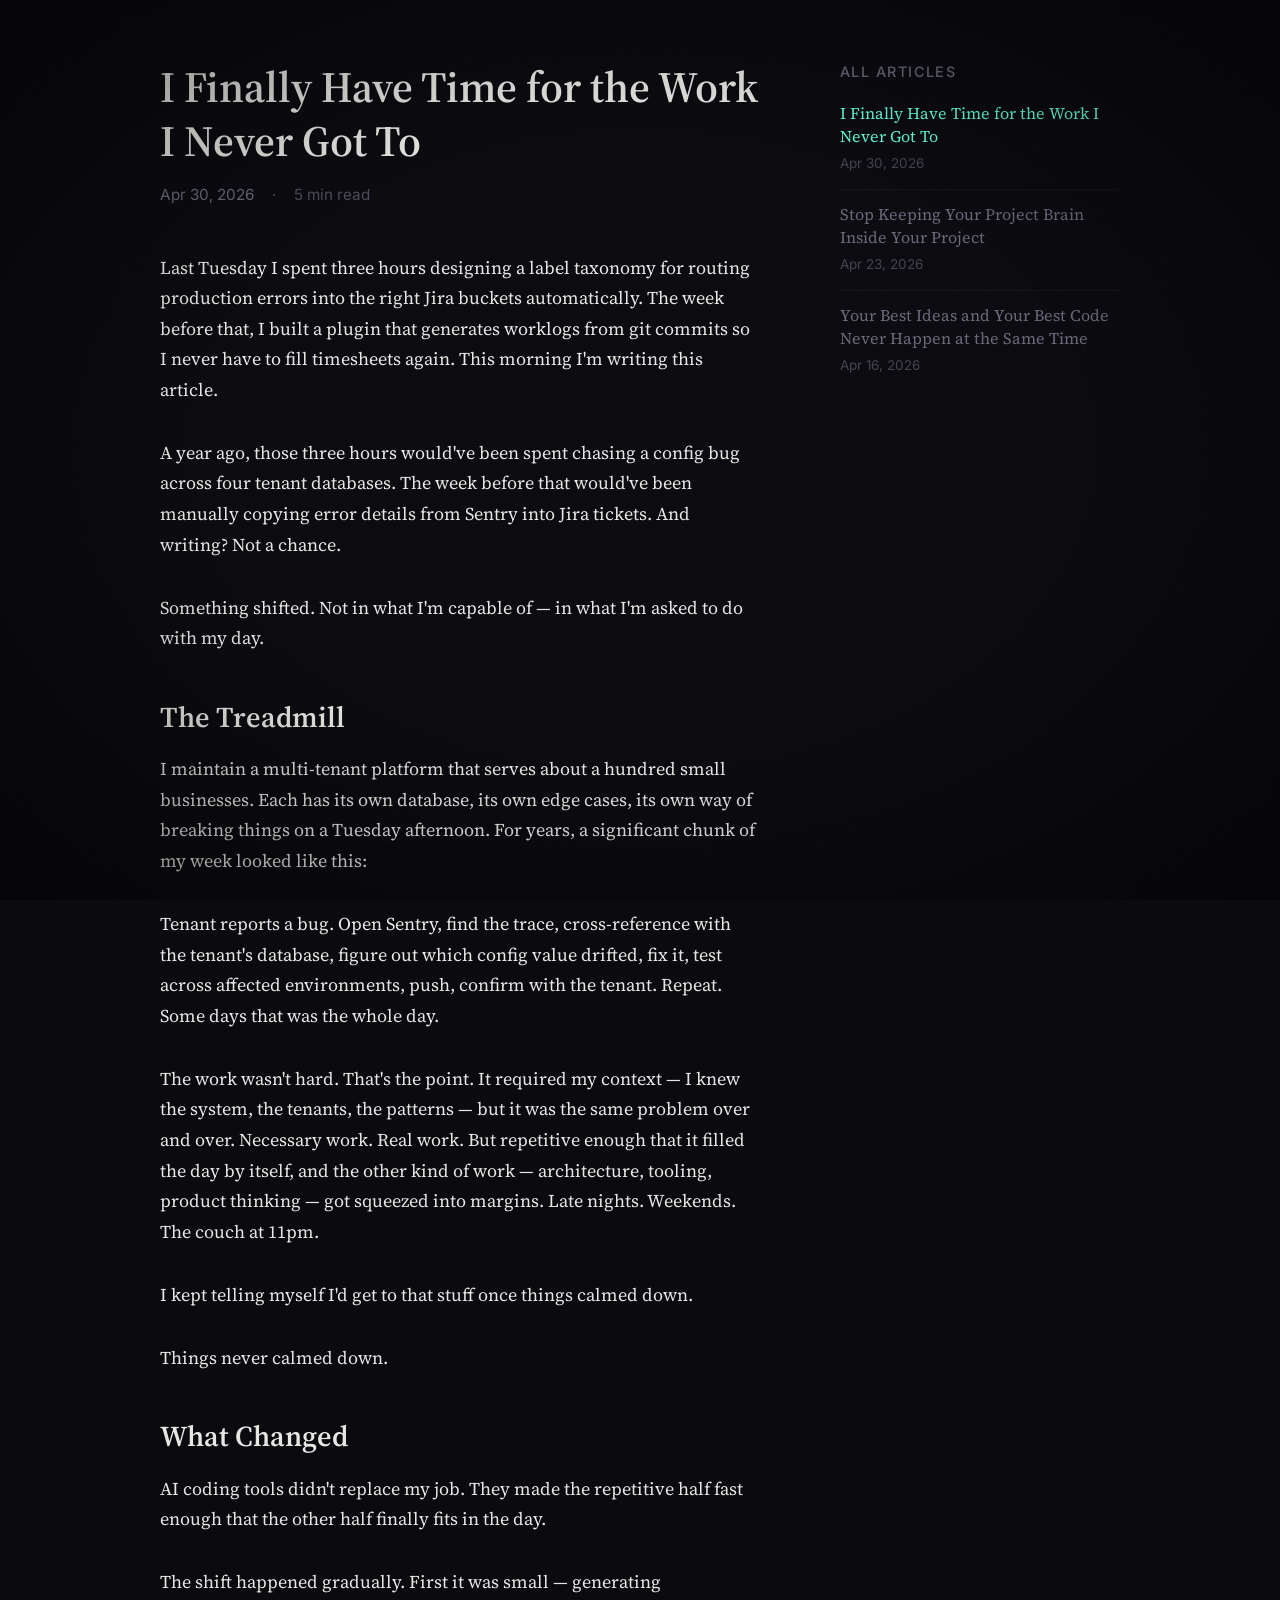
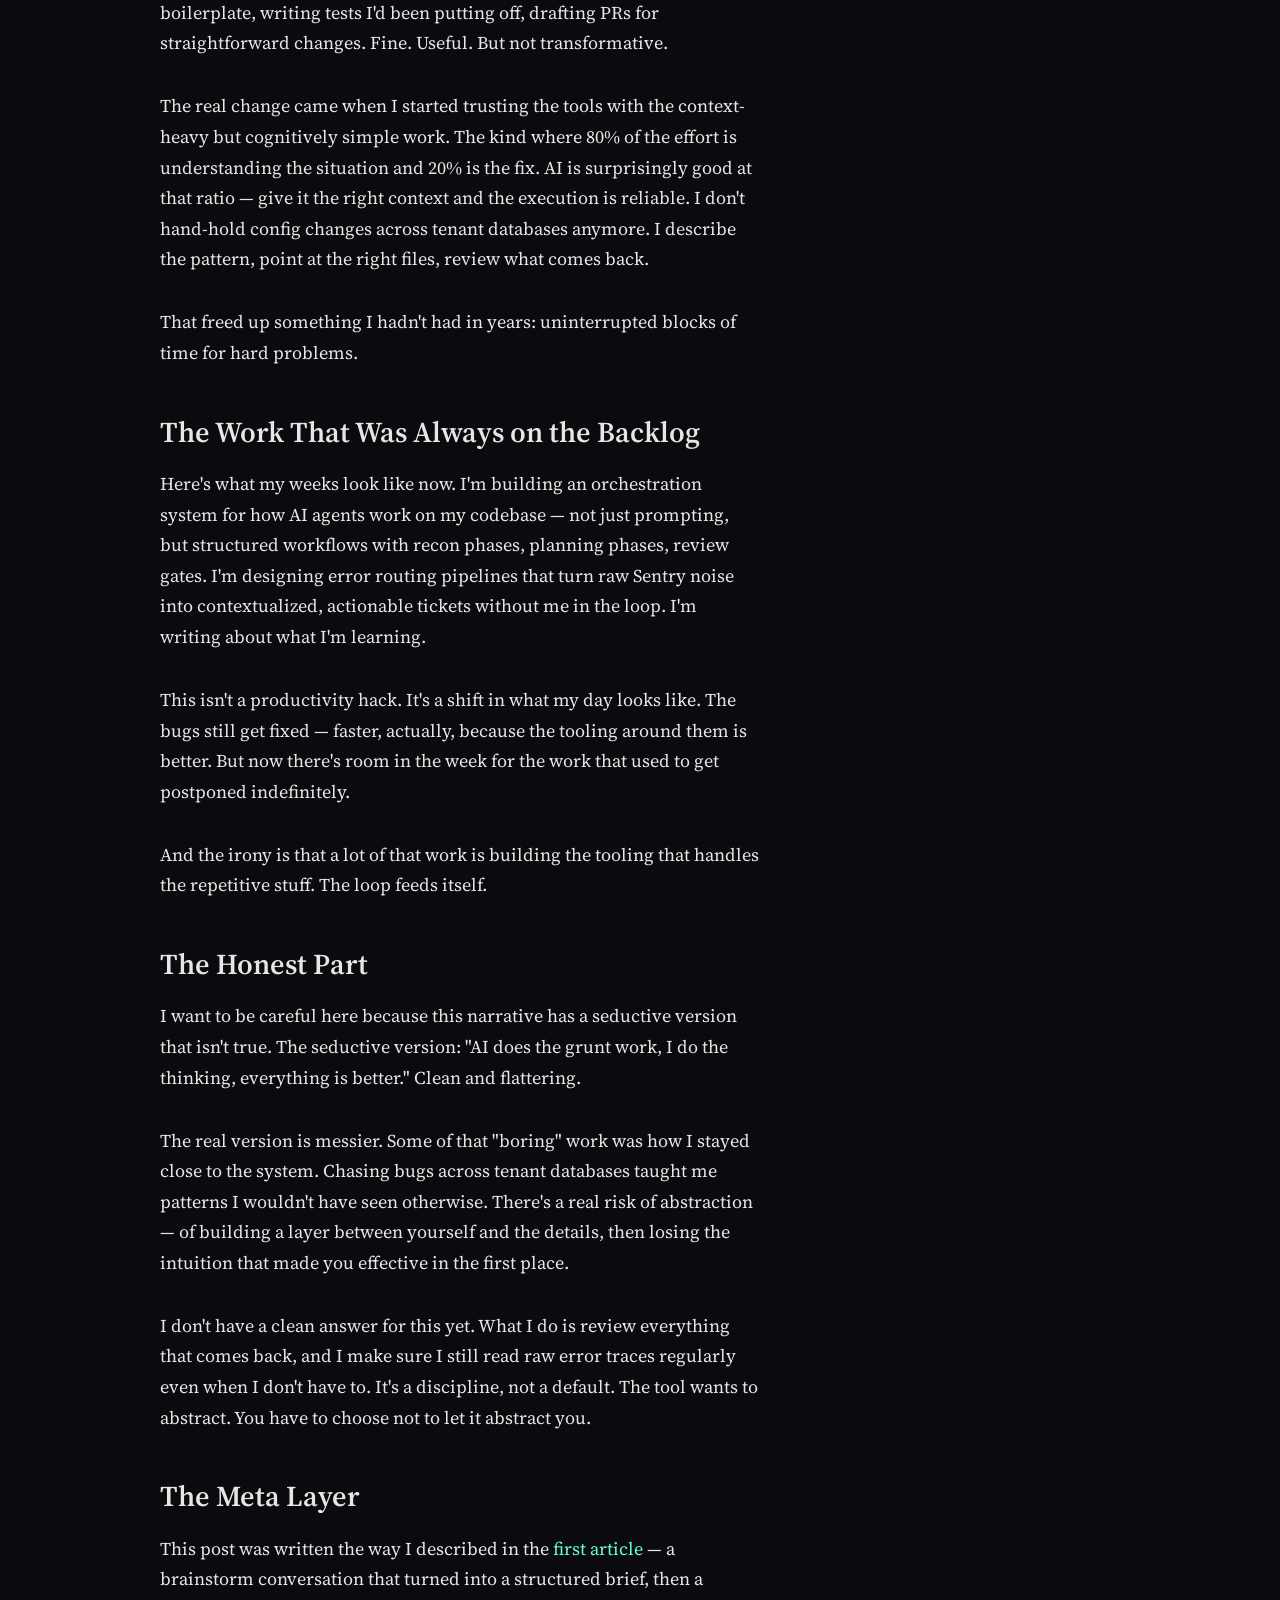
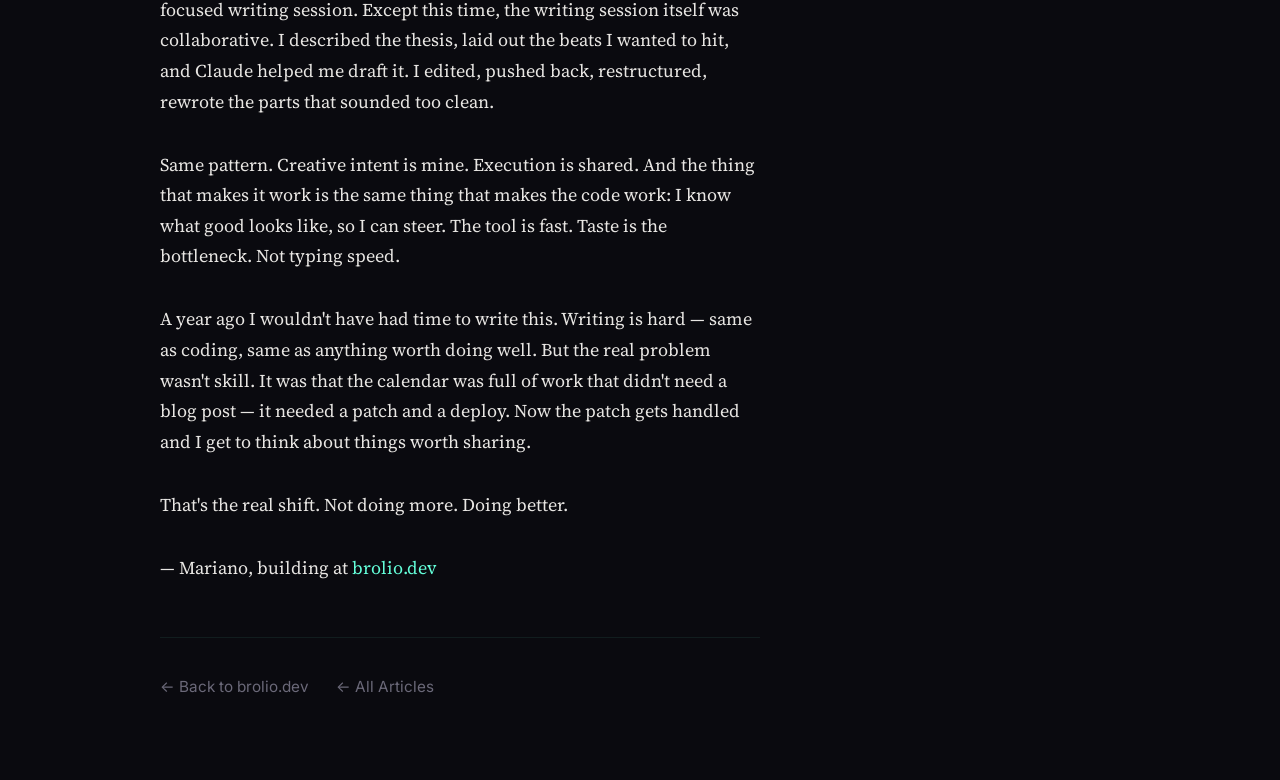
<file: writing/time-for-work-i-never-got-to.html>
<!DOCTYPE html>
<html lang="en">
<head>
  <meta charset="UTF-8">
  <meta name="viewport" content="width=device-width, initial-scale=1.0">
  <meta name="theme-color" content="#0a0a0f">
  <meta name="color-scheme" content="dark">
  <title>I Finally Have Time for the Work I Never Got To | brolio.dev</title>

  <!-- Canonical URL -->
  <link rel="canonical" href="https://brolio.dev/writing/time-for-work-i-never-got-to.html">

  <!-- Open Graph -->
  <!-- Custom OG image SVG exists at time-for-work-i-never-got-to-og-image.svg; export to PNG for social sharing when ready -->
  <meta property="og:title" content="I Finally Have Time for the Work I Never Got To">
  <meta property="og:description" content="AI didn't replace my job. It made the repetitive half fast enough that the other half finally fits in the day.">
  <meta property="og:type" content="article">
  <meta property="og:url" content="https://brolio.dev/writing/time-for-work-i-never-got-to.html">
  <meta property="og:site_name" content="brolio.dev">
  <meta property="og:image" content="https://brolio.dev/writing/og-image.png">
  <meta property="og:image:width" content="1200">
  <meta property="og:image:height" content="630">
  <meta name="twitter:card" content="summary_large_image">
  <meta name="twitter:title" content="I Finally Have Time for the Work I Never Got To">
  <meta name="twitter:description" content="AI didn't replace my job. It made the repetitive half fast enough that the other half finally fits in the day.">
  <meta name="twitter:image" content="https://brolio.dev/writing/og-image.png">

  <!-- Fonts -->
  <link rel="preconnect" href="https://fonts.googleapis.com">
  <link rel="preconnect" href="https://fonts.gstatic.com" crossorigin>
  <link href="https://fonts.googleapis.com/css2?family=Fira+Code:wght@400&family=Inter:wght@400;500&family=Source+Serif+4:ital,wght@0,400;0,600;1,400&display=swap" rel="stylesheet">

  <!-- Styles -->
  <link rel="stylesheet" href="styles.css">

  <!-- Favicon (same as homepage) -->
  <link rel="icon" href="data:image/svg+xml,%3Csvg xmlns='http://www.w3.org/2000/svg' viewBox='0 0 100 100'%3E%3Ctext y='.9em' font-size='90' fill='%2364ffda'%3E%7B%7D%3C/text%3E%3C/svg%3E">
</head>
<body>

  <!-- Reading Progress Bar -->
  <div class="reading-progress"></div>

  <!-- Background Layers -->
  <div class="noise"></div>
  <div class="vignette"></div>

  <!-- Main Layout -->
  <div class="writing-layout">
    <main class="writing-main">
      <article data-reading-time>
        <header class="writing-article-header">
          <h1>I Finally Have Time for the Work I Never Got To</h1>
          <div class="writing-meta">
            <time datetime="2026-04-30">Apr 30, 2026</time>
            <span class="reading-time"></span>
          </div>
        </header>

        <div class="writing-article-content">

          <p>Last Tuesday I spent three hours designing a label taxonomy for routing production errors into the right Jira buckets automatically. The week before that, I built a plugin that generates worklogs from git commits so I never have to fill timesheets again. This morning I'm writing this article.</p>

          <p>A year ago, those three hours would've been spent chasing a config bug across four tenant databases. The week before that would've been manually copying error details from Sentry into Jira tickets. And writing? Not a chance.</p>

          <p>Something shifted. Not in what I'm capable of — in what I'm asked to do with my day.</p>

          <h2>The Treadmill</h2>

          <p>I maintain a multi-tenant platform that serves about a hundred small businesses. Each has its own database, its own edge cases, its own way of breaking things on a Tuesday afternoon. For years, a significant chunk of my week looked like this:</p>

          <p>Tenant reports a bug. Open Sentry, find the trace, cross-reference with the tenant's database, figure out which config value drifted, fix it, test across affected environments, push, confirm with the tenant. Repeat. Some days that was the whole day.</p>

          <p>The work wasn't hard. That's the point. It required my context — I knew the system, the tenants, the patterns — but it was the same problem over and over. Necessary work. Real work. But repetitive enough that it filled the day by itself, and the other kind of work — architecture, tooling, product thinking — got squeezed into margins. Late nights. Weekends. The couch at 11pm.</p>

          <p>I kept telling myself I'd get to that stuff once things calmed down.</p>

          <p>Things never calmed down.</p>

          <h2>What Changed</h2>

          <p>AI coding tools didn't replace my job. They made the repetitive half fast enough that the other half finally fits in the day.</p>

          <p>The shift happened gradually. First it was small — generating boilerplate, writing tests I'd been putting off, drafting PRs for straightforward changes. Fine. Useful. But not transformative.</p>

          <p>The real change came when I started trusting the tools with the context-heavy but cognitively simple work. The kind where 80% of the effort is understanding the situation and 20% is the fix. AI is surprisingly good at that ratio — give it the right context and the execution is reliable. I don't hand-hold config changes across tenant databases anymore. I describe the pattern, point at the right files, review what comes back.</p>

          <p>That freed up something I hadn't had in years: uninterrupted blocks of time for hard problems.</p>

          <h2>The Work That Was Always on the Backlog</h2>

          <p>Here's what my weeks look like now. I'm building an orchestration system for how AI agents work on my codebase — not just prompting, but structured workflows with recon phases, planning phases, review gates. I'm designing error routing pipelines that turn raw Sentry noise into contextualized, actionable tickets without me in the loop. I'm writing about what I'm learning.</p>

          <p>This isn't a productivity hack. It's a shift in what my day looks like. The bugs still get fixed — faster, actually, because the tooling around them is better. But now there's room in the week for the work that used to get postponed indefinitely.</p>

          <p>And the irony is that a lot of that work is building the tooling that handles the repetitive stuff. The loop feeds itself.</p>

          <h2>The Honest Part</h2>

          <p>I want to be careful here because this narrative has a seductive version that isn't true. The seductive version: "AI does the grunt work, I do the thinking, everything is better." Clean and flattering.</p>

          <p>The real version is messier. Some of that "boring" work was how I stayed close to the system. Chasing bugs across tenant databases taught me patterns I wouldn't have seen otherwise. There's a real risk of abstraction — of building a layer between yourself and the details, then losing the intuition that made you effective in the first place.</p>

          <p>I don't have a clean answer for this yet. What I do is review everything that comes back, and I make sure I still read raw error traces regularly even when I don't have to. It's a discipline, not a default. The tool wants to abstract. You have to choose not to let it abstract you.</p>

          <h2>The Meta Layer</h2>

          <p>This post was written the way I described in the <a href="/writing/solo-dev-cognitive-bridge.html">first article</a> — a brainstorm conversation that turned into a structured brief, then a focused writing session. Except this time, the writing session itself was collaborative. I described the thesis, laid out the beats I wanted to hit, and Claude helped me draft it. I edited, pushed back, restructured, rewrote the parts that sounded too clean.</p>

          <p>Same pattern. Creative intent is mine. Execution is shared. And the thing that makes it work is the same thing that makes the code work: I know what good looks like, so I can steer. The tool is fast. Taste is the bottleneck. Not typing speed.</p>

          <p>A year ago I wouldn't have had time to write this. Writing is hard — same as coding, same as anything worth doing well. But the real problem wasn't skill. It was that the calendar was full of work that didn't need a blog post — it needed a patch and a deploy. Now the patch gets handled and I get to think about things worth sharing.</p>

          <p>That's the real shift. Not doing more. Doing better.</p>

          <p class="article-signature">— Mariano, building at <a href="https://brolio.dev">brolio.dev</a></p>
        </div>
      </article>

      <nav class="writing-back">
        <a href="/">← Back to brolio.dev</a>
        <a href="/writing/">← All Articles</a>
      </nav>
    </main>

    <aside class="writing-sidebar">
      <nav class="writing-sidebar__nav">
        <h3>All Articles</h3>
        <ul class="writing-sidebar__list">
          <li class="writing-sidebar__item writing-sidebar__item--current">
            <a href="/writing/time-for-work-i-never-got-to.html">I Finally Have Time for the Work I Never Got To</a>
            <time>Apr 30, 2026</time>
          </li>
          <li class="writing-sidebar__item">
            <a href="/writing/project-brain-outside-repo.html">Stop Keeping Your Project Brain Inside Your Project</a>
            <time>Apr 23, 2026</time>
          </li>
          <li class="writing-sidebar__item">
            <a href="/writing/solo-dev-cognitive-bridge.html">Your Best Ideas and Your Best Code Never Happen at the Same Time</a>
            <time>Apr 16, 2026</time>
          </li>
        </ul>
      </nav>
    </aside>
  </div>

  <script src="writing.js" defer></script>
</body>
</html>
</file>
<file: writing/styles.css>
/* ──── brolio.dev/writing — Shared Styles ──── */

*, *::before, *::after {
  margin: 0;
  padding: 0;
  box-sizing: border-box;
}

:root {
  --bg: #0a0a0f;
  --surface: #12121a;
  --text-primary: #e8e6e3;
  --text-dim: #6b6979;
  --accent: #64ffda;
  --accent-secondary: #7c5cfc;
  --accent-warm: #ff6b6b;
  --glow: rgba(100, 255, 218, 0.08);

  --writing-max-width: 680px;
  --writing-sidebar-width: 280px;
  --writing-gap: 80px;
  --writing-prose-spacing: 1.8em;
  --progress-height: 3px;
}

html {
  background: var(--bg);
}

html, body {
  min-height: 100%;
  background: var(--bg);
  color: var(--text-primary);
  font-family: 'Source Serif 4', Georgia, serif;
  font-size: 18px;
  line-height: 1.7;
  -webkit-font-smoothing: antialiased;
  -moz-osx-font-smoothing: grayscale;
}

/* ──── Fixed Layer Stack ──── */

.reading-progress {
  position: fixed;
  top: 0;
  left: 0;
  height: var(--progress-height);
  width: 0;
  background: var(--accent);
  z-index: 100;
  transition: width 0.1s linear;
  box-shadow: 0 0 8px rgba(100, 255, 218, 0.4);
}

.noise {
  position: fixed;
  inset: 0;
  z-index: 0;
  opacity: 0.03;
  pointer-events: none;
  background-image: url("data:image/svg+xml,%3Csvg viewBox='0 0 256 256' xmlns='http://www.w3.org/2000/svg'%3E%3Cfilter id='n'%3E%3CfeTurbulence type='fractalNoise' baseFrequency='0.9' numOctaves='4' stitchTiles='stitch'/%3E%3C/filter%3E%3Crect width='100%25' height='100%25' filter='url(%23n)'/%3E%3C/svg%3E");
  background-repeat: repeat;
  background-size: 256px 256px;
}

.vignette {
  position: fixed;
  inset: 0;
  z-index: 3;
  pointer-events: none;
  background: radial-gradient(ellipse at center, transparent 50%, rgba(0, 0, 0, 0.5) 100%);
}

/* ──── Two-Column Layout ──── */

.writing-layout {
  position: relative;
  z-index: 2;
  display: grid;
  grid-template-columns: 1fr var(--writing-sidebar-width);
  gap: var(--writing-gap);
  max-width: calc(var(--writing-max-width) + var(--writing-gap) + var(--writing-sidebar-width));
  margin: 0 auto;
  padding: 60px 40px 80px;
}

.writing-main {
  min-width: 0;
}

.writing-sidebar {
  position: sticky;
  top: 40px;
  align-self: start;
}

/* ──── Article Header ──── */

.writing-article-header {
  margin-bottom: 2.5rem;
}

.writing-article-header h1 {
  font-family: 'Source Serif 4', Georgia, serif;
  font-size: 2.4rem;
  font-weight: 600;
  line-height: 1.25;
  color: var(--text-primary);
  margin-bottom: 0.75rem;
}

.writing-meta {
  display: flex;
  align-items: center;
  gap: 1rem;
  font-family: 'Inter', -apple-system, BlinkMacSystemFont, sans-serif;
  font-size: 0.85rem;
  color: var(--text-dim);
}

.writing-meta time {
  color: var(--text-dim);
}

.reading-time {
  color: var(--text-dim);
  opacity: 0.7;
}

.writing-meta .reading-time::before {
  content: '\00B7';
  margin-right: 1rem;
}

/* ──── Article Content ──── */

.writing-article-content {
  max-width: var(--writing-max-width);
}

.writing-article-content p {
  margin-bottom: var(--writing-prose-spacing);
}

.writing-article-content a {
  color: var(--accent);
  text-decoration: none;
  border-bottom: 1px solid transparent;
  transition: border-color 0.2s ease;
}

.writing-article-content a:hover {
  border-bottom-color: var(--accent);
}

.writing-article-content h2 {
  font-family: 'Source Serif 4', Georgia, serif;
  font-size: 1.6rem;
  font-weight: 600;
  line-height: 1.3;
  margin-top: 2.5rem;
  margin-bottom: 1rem;
  color: var(--text-primary);
}

.writing-article-content h3 {
  font-family: 'Source Serif 4', Georgia, serif;
  font-size: 1.25rem;
  font-weight: 600;
  line-height: 1.4;
  margin-top: 2rem;
  margin-bottom: 0.75rem;
  color: var(--text-primary);
}

.writing-article-content ul,
.writing-article-content ol {
  margin-bottom: var(--writing-prose-spacing);
  padding-left: 1.5rem;
}

.writing-article-content li {
  margin-bottom: 0.5rem;
}

.writing-article-content blockquote {
  border-left: 3px solid var(--accent);
  padding: 0.75rem 1.25rem;
  margin: 1.5rem 0;
  color: var(--text-dim);
  font-style: italic;
  background: rgba(100, 255, 218, 0.03);
  border-radius: 0 4px 4px 0;
}

.writing-article-content code {
  font-family: 'Fira Code', 'JetBrains Mono', monospace;
  font-size: 0.88em;
  padding: 0.15em 0.4em;
  background: var(--surface);
  border-radius: 3px;
  color: var(--accent);
}

.writing-article-content pre {
  font-family: 'Fira Code', 'JetBrains Mono', monospace;
  font-size: 0.85rem;
  line-height: 1.6;
  padding: 1.25rem 1.5rem;
  margin: 1.5rem 0;
  background: var(--surface);
  border: 1px solid rgba(100, 255, 218, 0.08);
  border-radius: 8px;
  overflow-x: auto;
  -webkit-overflow-scrolling: touch;
}

.writing-article-content pre code {
  padding: 0;
  background: none;
  border-radius: 0;
  font-size: inherit;
  color: var(--text-primary);
}

.writing-article-content img {
  max-width: 100%;
  height: auto;
  border-radius: 8px;
  margin: 1.5rem 0;
}

.writing-article-content hr {
  border: none;
  border-top: 1px solid rgba(100, 255, 218, 0.1);
  margin: 2.5rem 0;
}

/* ──── Back Navigation ──── */

.writing-back {
  display: flex;
  gap: 1.5rem;
  margin-top: 3rem;
  padding-top: 2rem;
  border-top: 1px solid rgba(100, 255, 218, 0.08);
  font-family: 'Inter', -apple-system, BlinkMacSystemFont, sans-serif;
  font-size: 0.85rem;
}

.writing-back a {
  color: var(--text-dim);
  text-decoration: none;
  transition: color 0.2s ease;
}

.writing-back a:hover {
  color: var(--accent);
}

/* ──── Sidebar ──── */

.writing-sidebar__nav h3 {
  font-family: 'Inter', -apple-system, BlinkMacSystemFont, sans-serif;
  font-size: 0.8rem;
  font-weight: 500;
  text-transform: uppercase;
  letter-spacing: 0.1em;
  color: var(--text-dim);
  margin-bottom: 1rem;
}

.writing-sidebar__list {
  list-style: none;
}

.writing-sidebar__item {
  margin-bottom: 0.75rem;
  padding-bottom: 0.75rem;
  border-bottom: 1px solid rgba(100, 255, 218, 0.05);
}

.writing-sidebar__item:last-child {
  border-bottom: none;
  margin-bottom: 0;
  padding-bottom: 0;
}

.writing-sidebar__item a {
  display: block;
  font-family: 'Source Serif 4', Georgia, serif;
  font-size: 0.9rem;
  color: var(--text-dim);
  text-decoration: none;
  line-height: 1.4;
  transition: color 0.2s ease;
}

.writing-sidebar__item a:hover {
  color: var(--text-primary);
}

.writing-sidebar__item--current a {
  color: var(--accent);
}

.writing-sidebar__item time {
  display: block;
  font-family: 'Inter', -apple-system, BlinkMacSystemFont, sans-serif;
  font-size: 0.75rem;
  color: var(--text-dim);
  opacity: 0.6;
  margin-top: 0.25rem;
}

/* ──── Sidebar Mobile Toggle ──── */

.writing-sidebar__toggle {
  display: none;
  width: 100%;
  padding: 0.75rem 1rem;
  background: var(--surface);
  border: 1px solid rgba(100, 255, 218, 0.1);
  border-radius: 6px;
  color: var(--text-primary);
  font-family: 'Inter', -apple-system, BlinkMacSystemFont, sans-serif;
  font-size: 0.85rem;
  cursor: pointer;
  text-align: left;
  margin-bottom: 1rem;
  transition: border-color 0.2s ease;
}

.writing-sidebar__toggle:hover {
  border-color: rgba(100, 255, 218, 0.3);
}

/* ──── Archive Page ──── */

.writing-section-header {
  margin-bottom: 3rem;
}

.writing-section-header h1 {
  font-family: 'Source Serif 4', Georgia, serif;
  font-size: 2.4rem;
  font-weight: 600;
  color: var(--text-primary);
  margin-bottom: 0.5rem;
}

.writing-section-header p {
  font-family: 'Inter', -apple-system, BlinkMacSystemFont, sans-serif;
  font-size: 1rem;
  color: var(--text-dim);
}

.writing-archive__list {
  list-style: none;
}

.writing-archive__item {
  padding: 1.5rem 0;
  border-bottom: 1px solid rgba(100, 255, 218, 0.06);
}

.writing-archive__item:first-child {
  padding-top: 0;
}

.writing-archive__item article h2 {
  font-family: 'Source Serif 4', Georgia, serif;
  font-size: 1.35rem;
  font-weight: 600;
  margin-bottom: 0.4rem;
  line-height: 1.35;
}

.writing-archive__item article h2 a {
  color: var(--text-primary);
  text-decoration: none;
  transition: color 0.2s ease;
}

.writing-archive__item article h2 a:hover {
  color: var(--accent);
}

.writing-archive__meta {
  display: flex;
  align-items: center;
  gap: 1rem;
  font-family: 'Inter', -apple-system, BlinkMacSystemFont, sans-serif;
  font-size: 0.8rem;
  color: var(--text-dim);
  margin-bottom: 0.5rem;
}

.writing-archive__excerpt {
  font-size: 0.95rem;
  color: var(--text-dim);
  line-height: 1.6;
}

/* ──── Empty State ──── */

.writing-empty {
  text-align: center;
  padding: 4rem 2rem;
  color: var(--text-dim);
}

.writing-empty p {
  font-family: 'Inter', -apple-system, BlinkMacSystemFont, sans-serif;
  font-size: 0.95rem;
}

/* ──── Responsive: 640px–1039px ──── */

@media (max-width: 1039px) {
  .writing-layout {
    grid-template-columns: 1fr;
    padding: 40px 30px 60px;
  }

  .writing-sidebar {
    position: static;
    order: -1;
  }

  .writing-sidebar__toggle {
    display: block;
  }

  .writing-sidebar__nav {
    display: none;
  }

  .writing-sidebar--open .writing-sidebar__nav {
    display: block;
  }

  .writing-sidebar__nav h3 {
    display: none;
  }
}

/* ──── Responsive: <=640px ──── */

@media (max-width: 640px) {
  .writing-article-header h1,
  .writing-section-header h1 {
    font-size: 1.75rem;
  }

  .writing-layout {
    padding: 30px 20px 50px;
  }

  .writing-article-content h2 {
    font-size: 1.35rem;
  }

  .writing-article-content h3 {
    font-size: 1.1rem;
  }
}

/* ──── Responsive: <=480px ──── */

@media (max-width: 480px) {
  .writing-layout {
    padding: 20px 16px 40px;
  }

  .writing-article-header h1,
  .writing-section-header h1 {
    font-size: 1.5rem;
  }

  .writing-meta {
    flex-direction: column;
    align-items: flex-start;
    gap: 0.25rem;
  }

  .writing-meta .reading-time::before {
    content: '';
    margin-right: 0;
  }

  .writing-back {
    flex-direction: column;
    gap: 0.75rem;
  }
}

/* ──── Print Styles ──── */

@media print {
  .reading-progress,
  .noise,
  .vignette,
  .writing-sidebar,
  .writing-sidebar__toggle {
    display: none !important;
  }

  html, body {
    background: #fff;
    color: #000;
  }

  .writing-layout {
    display: block;
    max-width: 100%;
    padding: 0;
  }

  .writing-article-content a {
    color: #000;
    text-decoration: underline;
  }

  .writing-article-content pre {
    border: 1px solid #ccc;
    background: #f5f5f5;
  }

  .writing-article-content blockquote {
    border-left-color: #666;
    background: none;
  }
}
</file>
